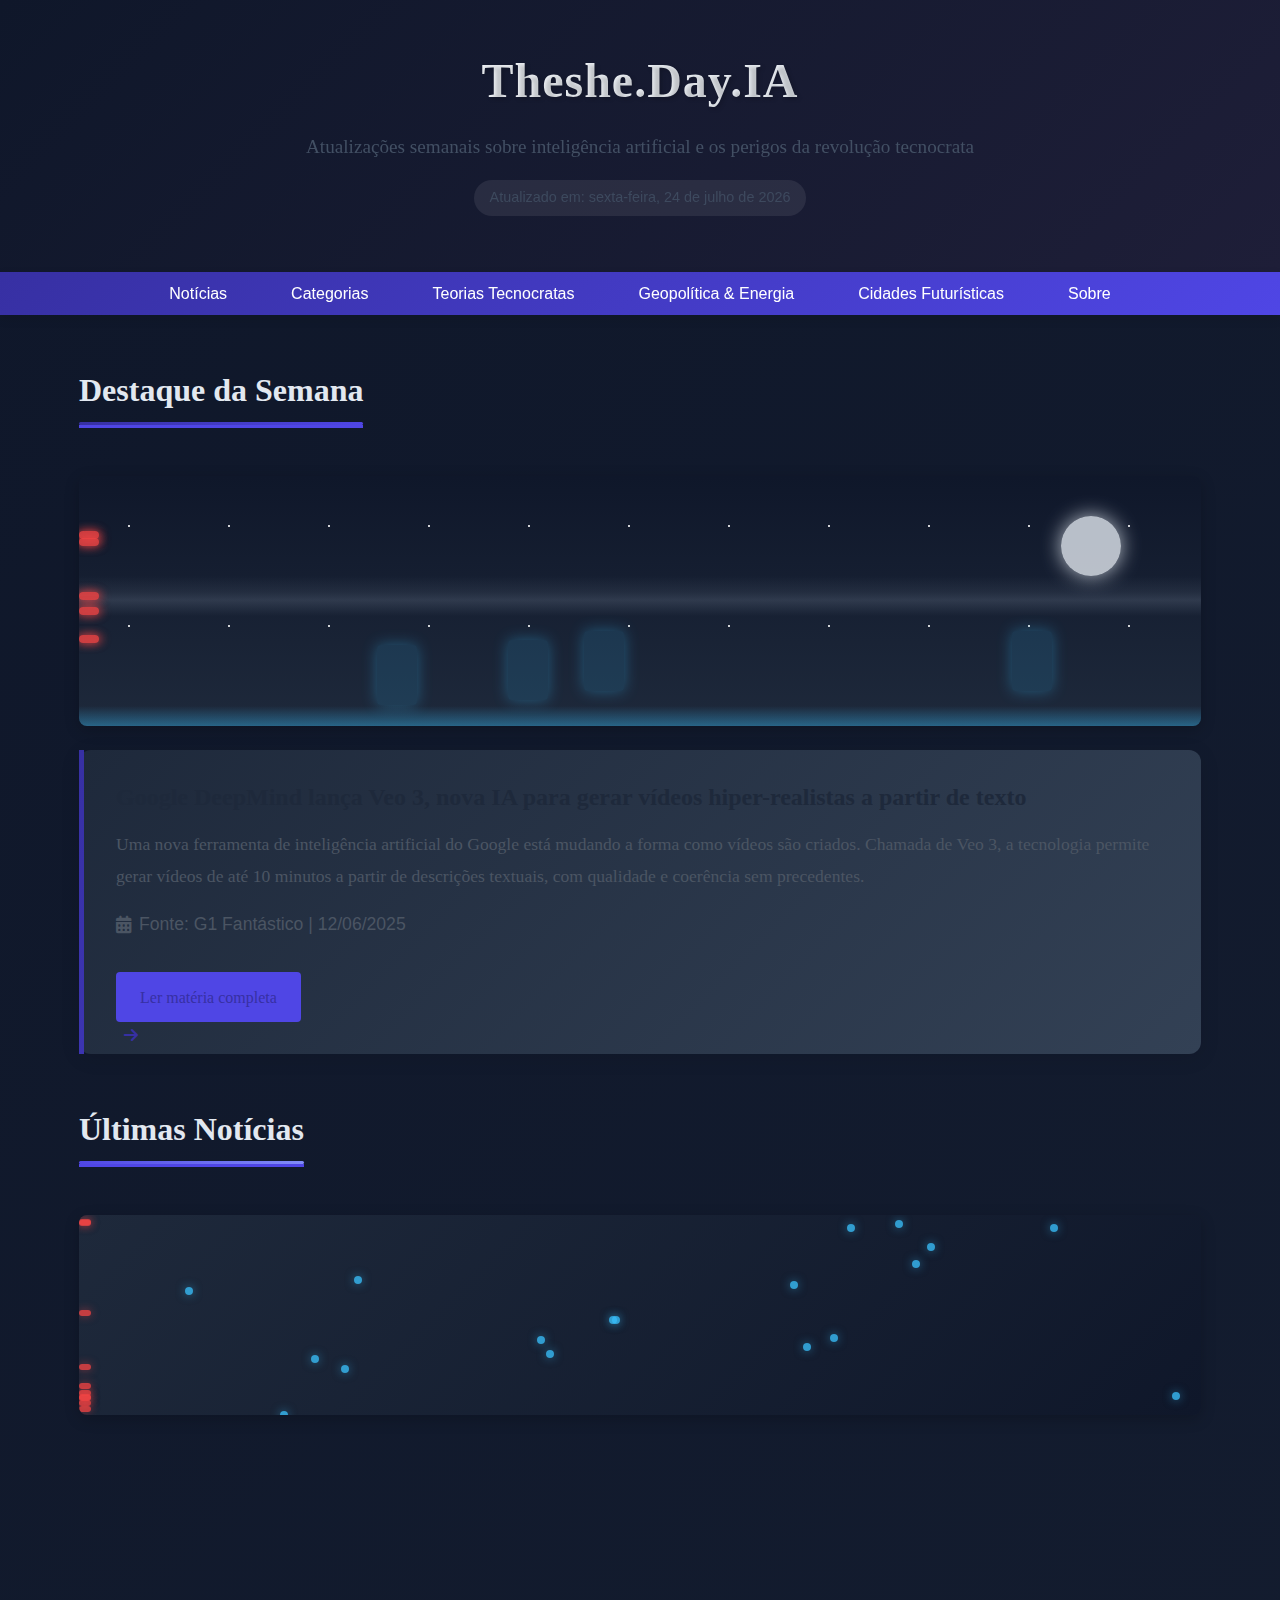
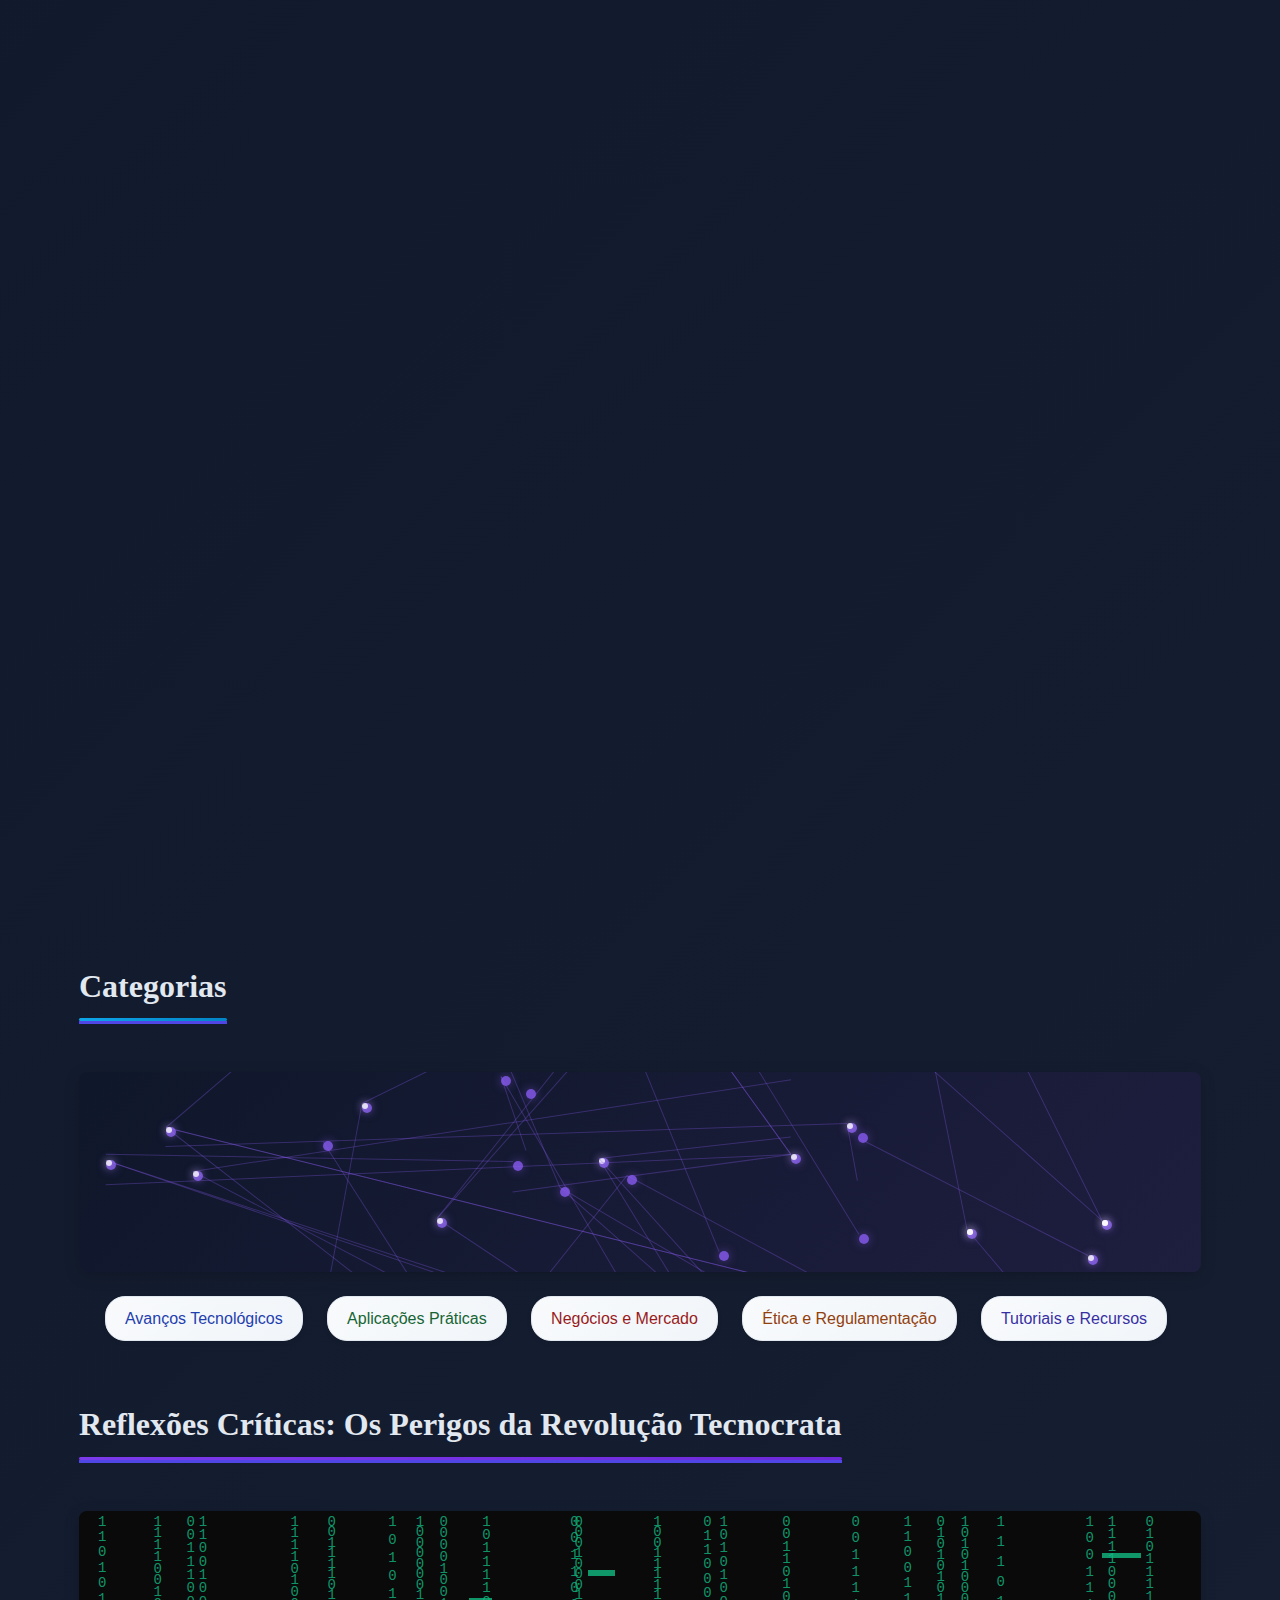
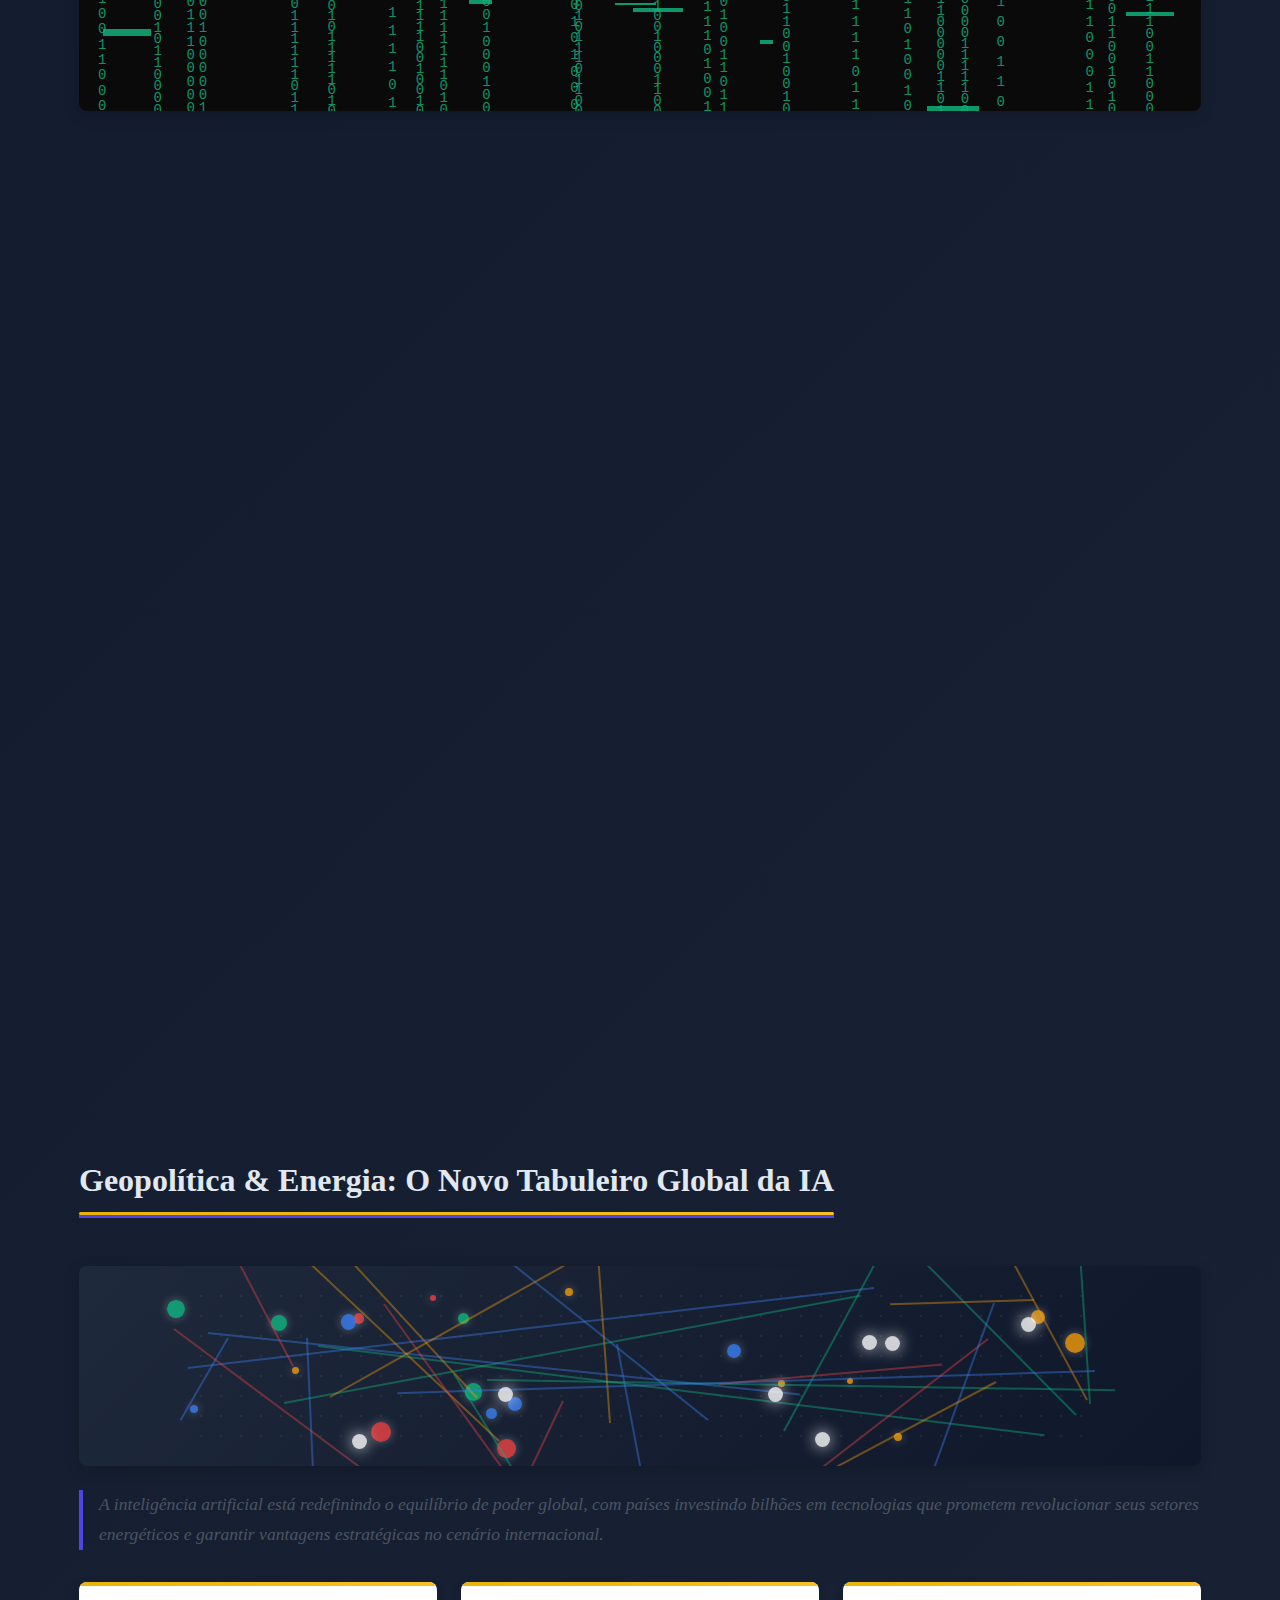
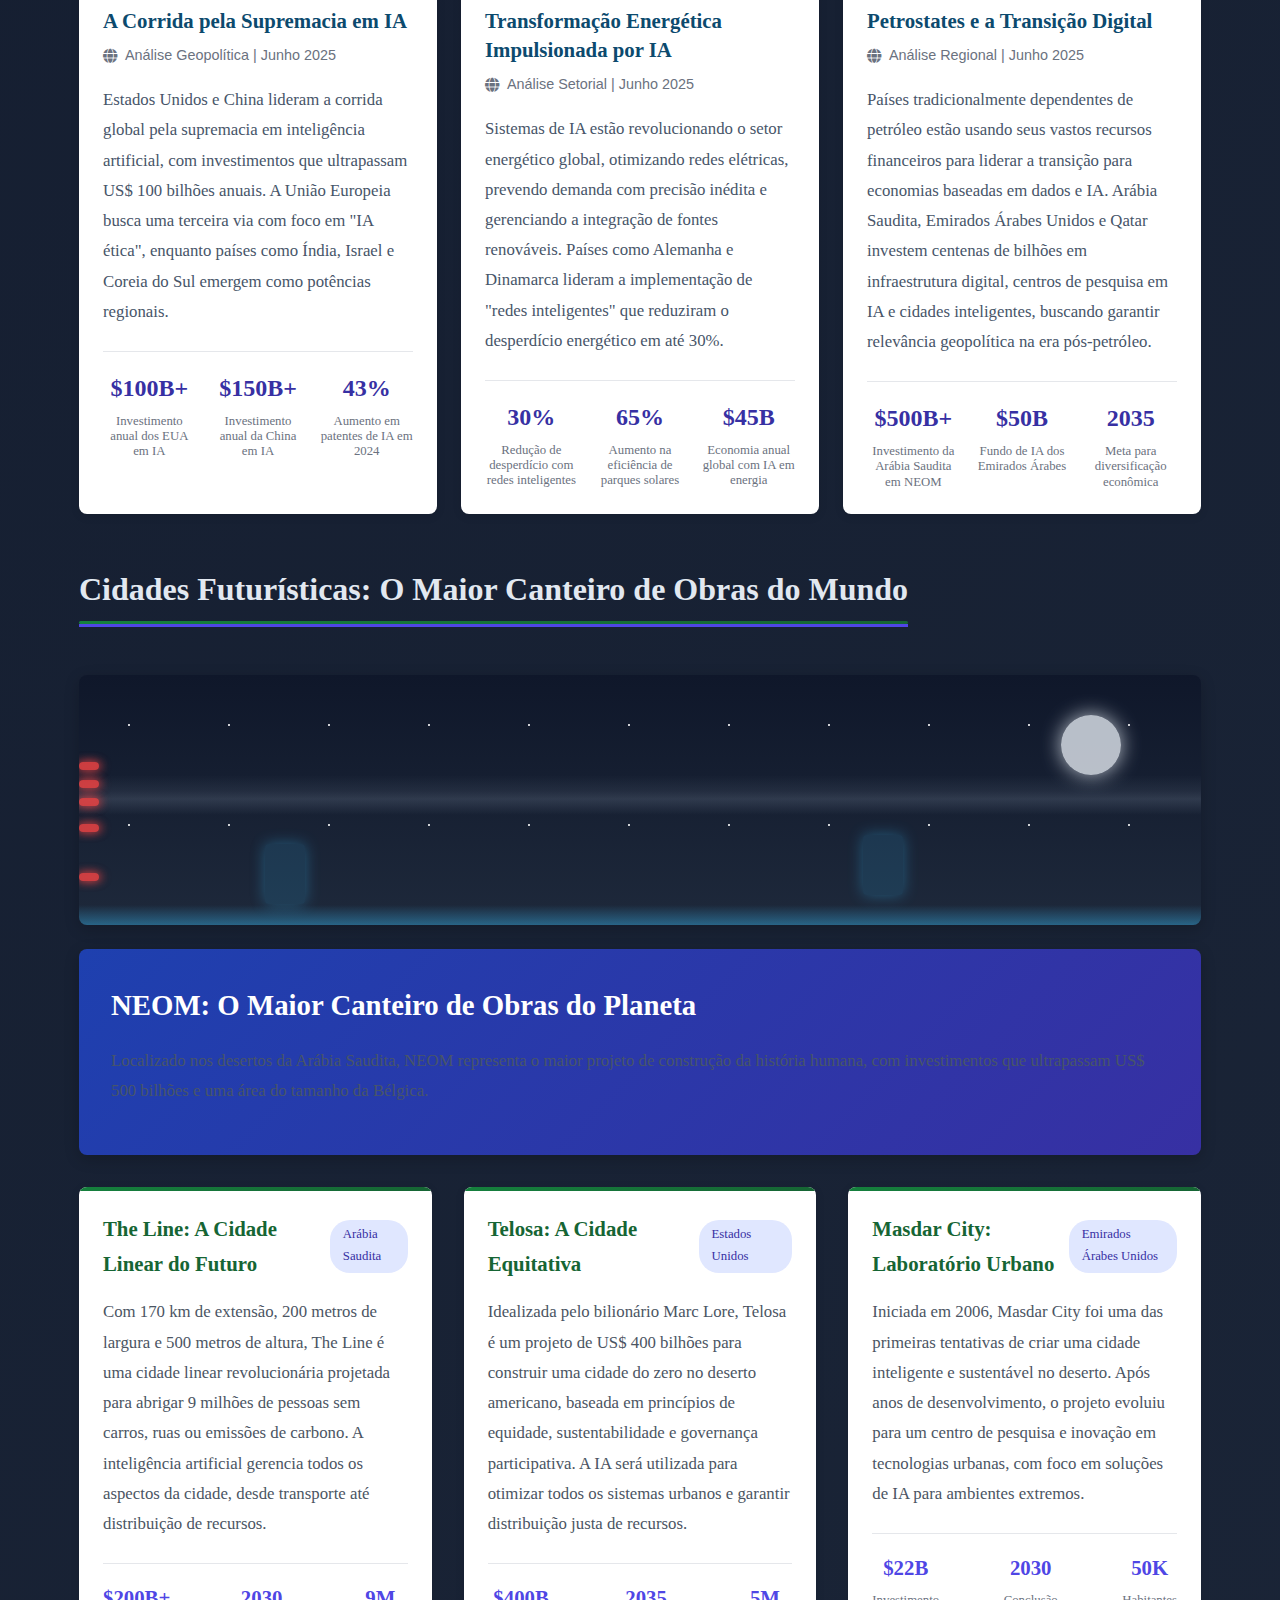
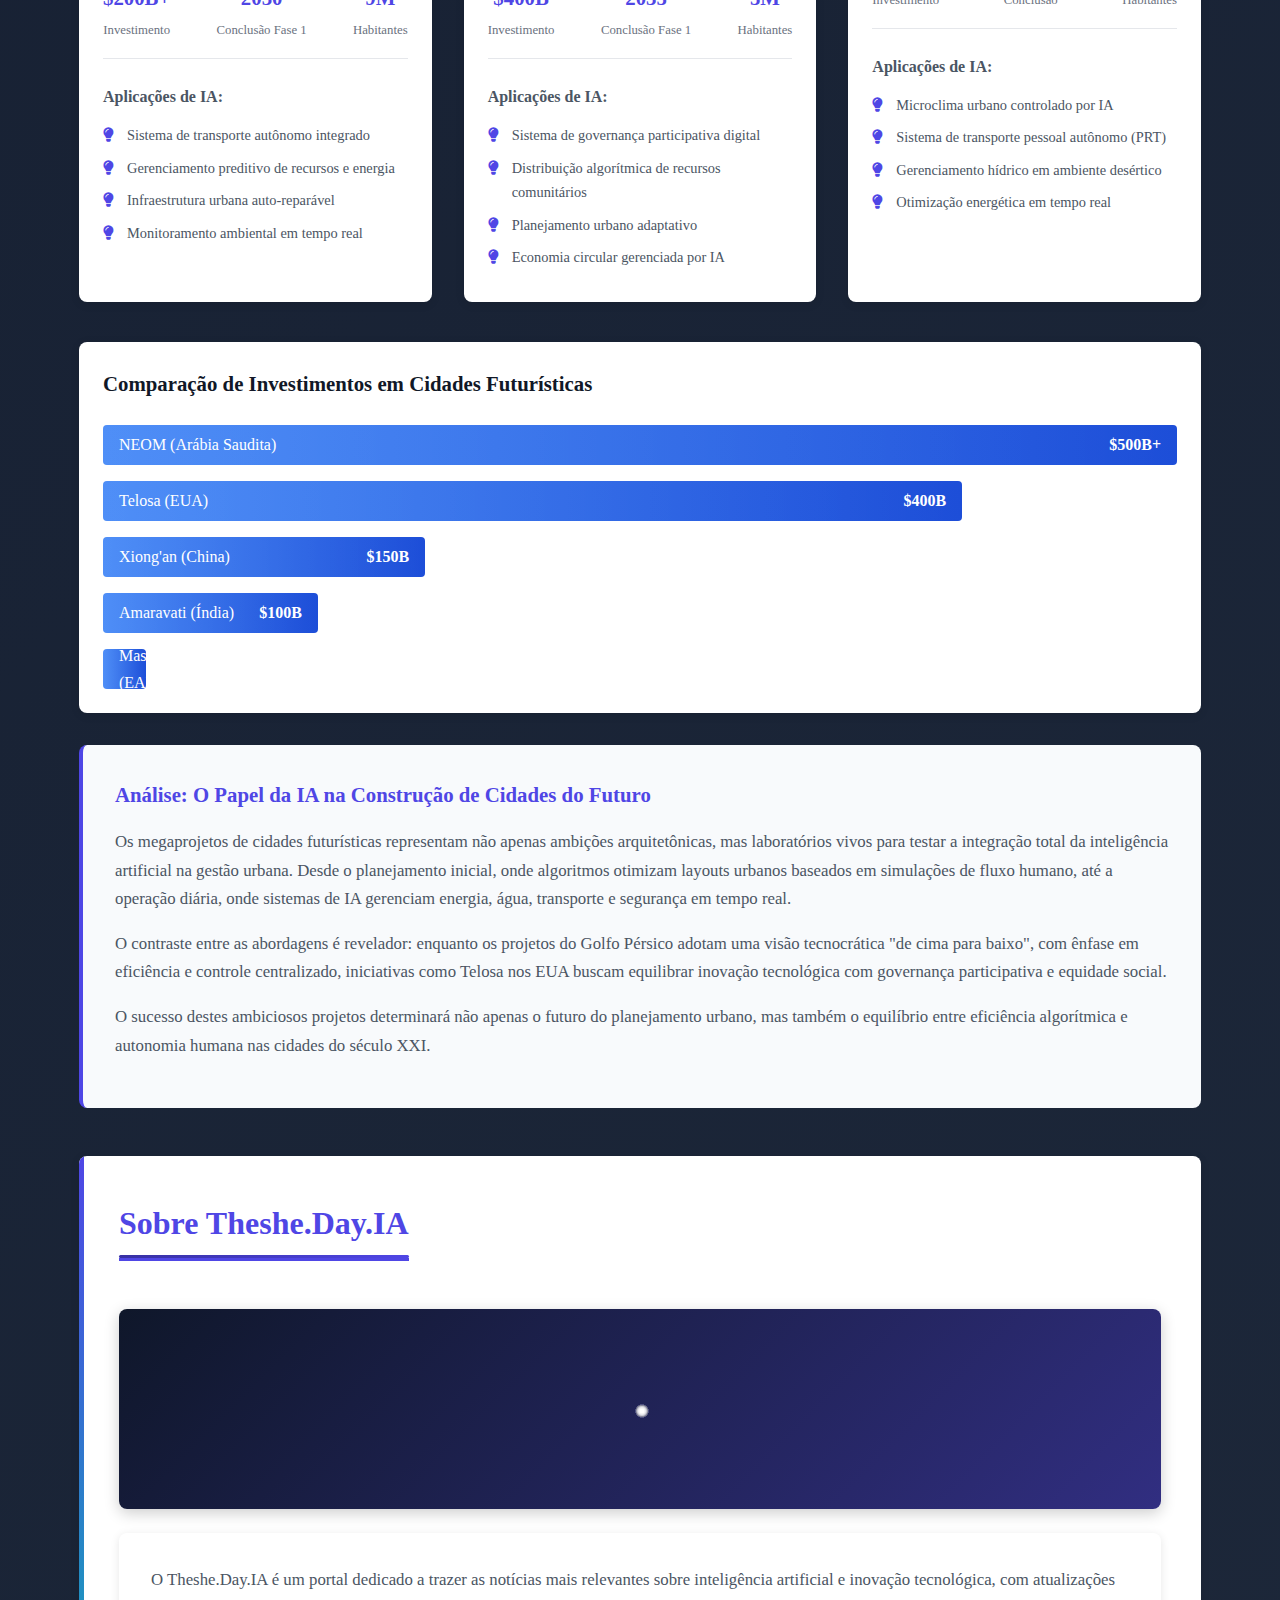
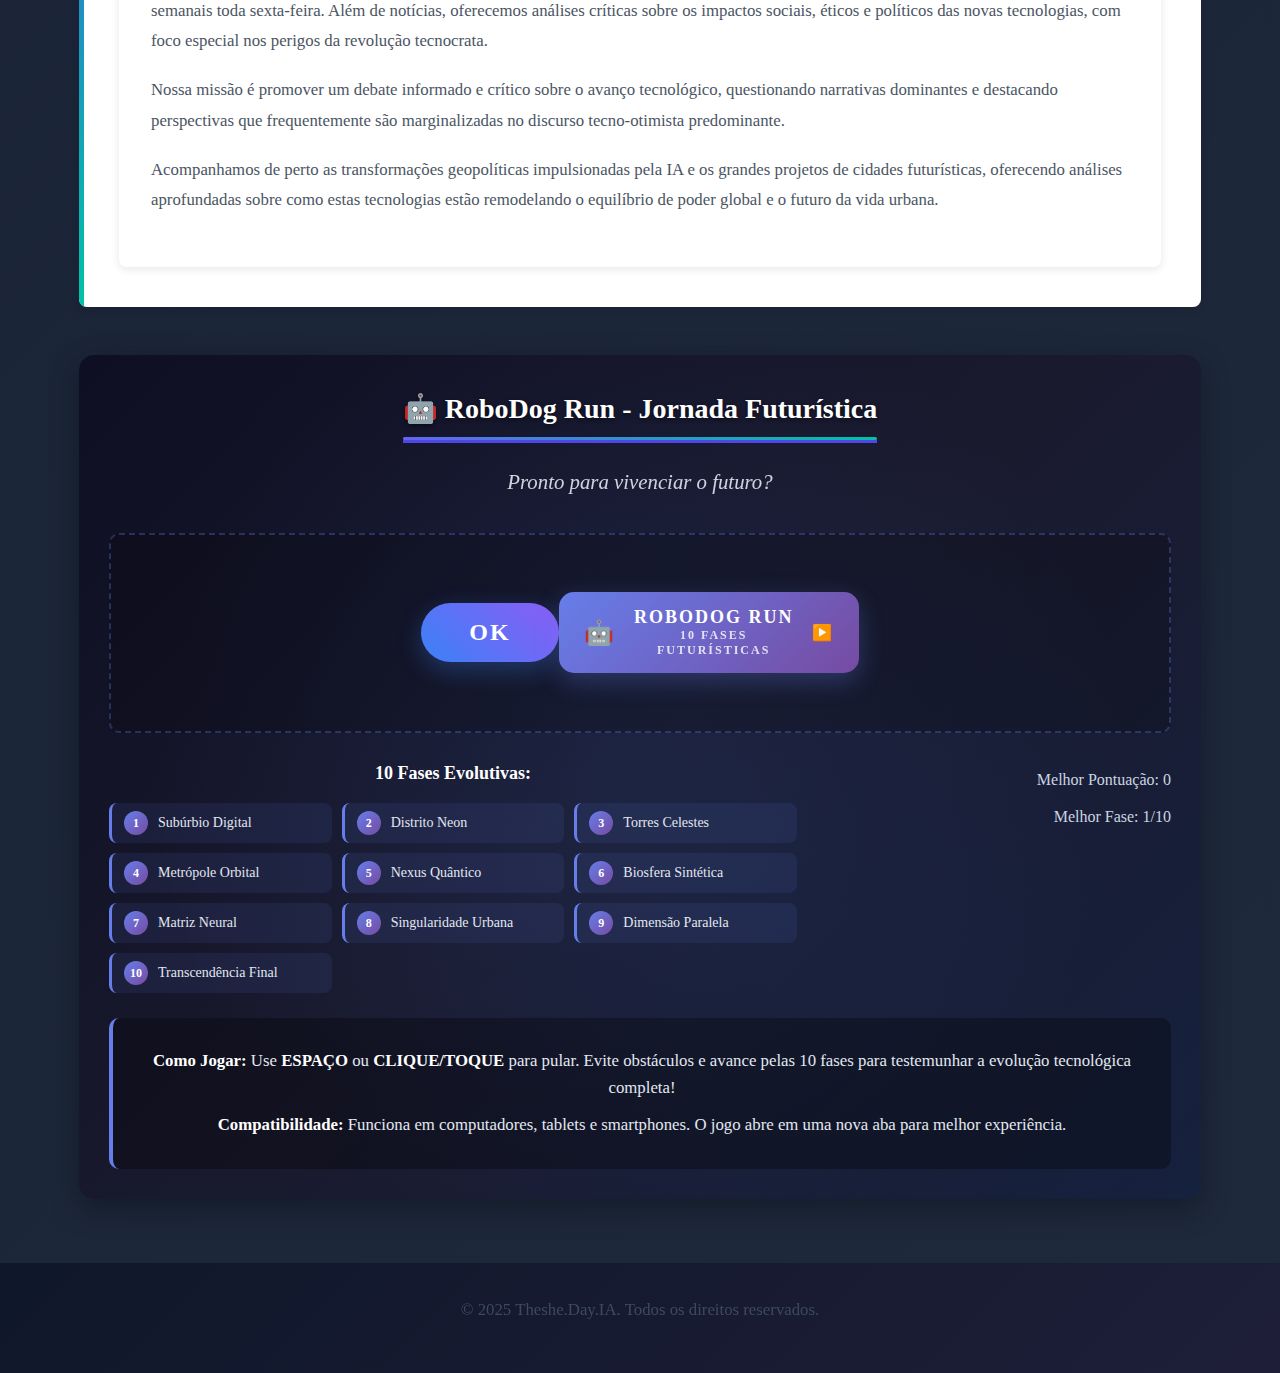
<file: index.html>
<!DOCTYPE html>
<html lang="pt-BR">
<head>
    <meta charset="UTF-8">
    <meta name="viewport" content="width=device-width, initial-scale=1.0">
    <title>Theshe.Day.IA - Notícias sobre Inteligência Artificial</title>
    <link rel="stylesheet" href="style.css">
    <link rel="stylesheet" href="animations.css">
    <link rel="stylesheet" href="column-animations.css">
    <link rel="stylesheet" href="geopolitics-cities.css">
    <link rel="stylesheet" href="color-system.css">
    <link rel="stylesheet" href="robodog-run-10-phases.css">
    <link rel="stylesheet" href="enhanced-colors.css">
    <link rel="stylesheet" href="ai-interaction.css">
    <link rel="stylesheet" href="https://cdnjs.cloudflare.com/ajax/libs/font-awesome/6.0.0-beta3/css/all.min.css">
</head>
<body>
    <header>
        <div class="container">
            <h1>Theshe.Day.IA</h1>
            <p class="tagline">Atualizações semanais sobre inteligência artificial e os perigos da revolução tecnocrata</p>
            <p class="update-date">Atualizado em: quinta-feira, 12 de junho de 2025</p>
        </div>
    </header>
    
    <nav>
        <div class="container">
            <ul>
                <li><a href="#noticias">Notícias</a></li>
                <li><a href="#categorias">Categorias</a></li>
                <li><a href="#teorias">Teorias Tecnocratas</a></li>
                <li><a href="#geopolitica">Geopolítica & Energia</a></li>
                <li><a href="#cidades">Cidades Futurísticas</a></li>
                <li><a href="#sobre">Sobre</a></li>
            </ul>
        </div>
    </nav>
    
    <main class="container">
        <section id="destaque">
            <h2>Destaque da Semana</h2>
            <div class="city-animation-container animation-container">
                <!-- Animação de cidade futurística será inserida via JavaScript -->
            </div>
            <div class="featured-news">
                <div class="featured-card">
                    <div class="featured-content">
                        <h3>Google DeepMind lança Veo 3, nova IA para gerar vídeos hiper-realistas a partir de texto</h3>
                        <p>Uma nova ferramenta de inteligência artificial do Google está mudando a forma como vídeos são criados. Chamada de Veo 3, a tecnologia permite gerar vídeos de até 10 minutos a partir de descrições textuais, com qualidade e coerência sem precedentes.</p>
                        <p class="news-meta">Fonte: G1 Fantástico | 12/06/2025</p>
                        <a href="#" class="read-more">Ler matéria completa</a>
                    </div>
                </div>
            </div>
        </section>
        
        <section id="noticias">
            <h2>Últimas Notícias</h2>
            <div class="data-flow-container animation-container">
                <!-- Animação de fluxo de dados será inserida via JavaScript -->
            </div>
            <div class="news-grid">
                <article class="news-card">
                    <h3>Microsoft anuncia novos modelos e agentes de IA no Build 2025</h3>
                    <p class="news-meta">Fonte: Microsoft News | 19/05/2025</p>
                    <p>A Microsoft revelou no evento Build 2025 novos modelos e agentes de programação com IA, focando em capacidades impulsionadas por IA para desenvolvedores e empresas.</p>
                    <div class="news-categories">
                        <span class="category-tag" data-category="etica_regulamentacao">Ética e Regulamentação</span>
                        <span class="category-tag" data-category="aplicacoes_praticas">Aplicações Práticas</span>
                    </div>
                    <a href="#" class="read-more">Ler mais</a>
                </article>
                
                <article class="news-card">
                    <h3>Cresce a busca por executivos do agro com conhecimento em IA e dados</h3>
                    <p class="news-meta">Fonte: Valor Globo | 12/06/2025</p>
                    <p>A demanda por profissionais no agronegócio com expertise em inteligência artificial e análise de dados tem crescido exponencialmente, indicando uma transformação no perfil de liderança do setor.</p>
                    <div class="news-categories">
                        <span class="category-tag" data-category="negocios_mercado">Negócios e Mercado</span>
                        <span class="category-tag" data-category="aplicacoes_praticas">Aplicações Práticas</span>
                    </div>
                    <a href="#" class="read-more">Ler mais</a>
                </article>
                
                <article class="news-card">
                    <h3>Conselho da União Europeia aprova legislação para utilização da Inteligência Artificial</h3>
                    <p class="news-meta">Fonte: DGE | 27/05/2025</p>
                    <p>O Conselho da União Europeia aprovou formalmente a nova legislação para regular o uso de inteligência artificial, estabelecendo regras para transparência e responsabilidade no desenvolvimento de sistemas de IA.</p>
                    <div class="news-categories">
                        <span class="category-tag" data-category="etica_regulamentacao">Ética e Regulamentação</span>
                    </div>
                    <a href="#" class="read-more">Ler mais</a>
                </article>
                
                <article class="news-card">
                    <h3>IA para previsão de terremotos avança, mas desafios persistem em testes reais</h3>
                    <p class="news-meta">Fonte: O Globo | 12/06/2025</p>
                    <p>Novos estudos mostram avanços significativos na capacidade da IA de prever terremotos com antecedência, mas testes em campo ainda enfrentam desafios como falsos positivos e a complexidade de dados sísmicos.</p>
                    <div class="news-categories">
                        <span class="category-tag" data-category="avancos_tecnologicos">Avanços Tecnológicos</span>
                        <span class="category-tag" data-category="aplicacoes_praticas">Aplicações Práticas</span>
                    </div>
                    <a href="#" class="read-more">Ler mais</a>
                </article>
                
                <article class="news-card">
                    <h3>Novo modelo de IA da OpenAI pode gerar vídeos de 10 minutos a partir de texto</h3>
                    <p class="news-meta">Fonte: OpenAI Blog | 04/06/2025</p>
                    <p>A OpenAI apresentou um novo modelo capaz de gerar vídeos de até 10 minutos a partir de descrições textuais, com qualidade e coerência sem precedentes.</p>
                    <div class="news-categories">
                        <span class="category-tag" data-category="avancos_tecnologicos">Avanços Tecnológicos</span>
                    </div>
                    <a href="#" class="read-more">Ler mais</a>
                </article>
                
                <article class="news-card">
                    <h3>Pesquisadores alertam para viés racial em algoritmos de reconhecimento facial</h3>
                    <p class="news-meta">Fonte: AI Ethics Institute | 03/06/2025</p>
                    <p>Estudo abrangente revela que sistemas de reconhecimento facial de grandes empresas ainda apresentam taxas de erro significativamente maiores para pessoas negras e asiáticas.</p>
                    <div class="news-categories">
                        <span class="category-tag" data-category="etica_regulamentacao">Ética e Regulamentação</span>
                    </div>
                    <a href="#" class="read-more">Ler mais</a>
                </article>
            </div>
        </section>
        
        <section id="categorias">
            <h2>Categorias</h2>
            <div class="neural-network-container animation-container">
                <!-- Animação de rede neural será inserida via JavaScript -->
            </div>
            <div class="categories-container">
                <a href="#" class="category-tag" data-category="avancos_tecnologicos">Avanços Tecnológicos</a>
                <a href="#" class="category-tag" data-category="aplicacoes_praticas">Aplicações Práticas</a>
                <a href="#" class="category-tag" data-category="negocios_mercado">Negócios e Mercado</a>
                <a href="#" class="category-tag" data-category="etica_regulamentacao">Ética e Regulamentação</a>
                <a href="#" class="category-tag" data-category="tutoriais_recursos">Tutoriais e Recursos</a>
            </div>
        </section>
        
        <section id="teorias">
            <h2>Reflexões Críticas: Os Perigos da Revolução Tecnocrata</h2>
            <div class="matrix-container animation-container">
                <!-- Animação de matrix digital será inserida via JavaScript -->
            </div>
            <div class="theories-grid">
                <article class="theory-card">
                    <h3>A Ilusão do Controle: Quando Algoritmos Decidem por Nós</h3>
                    <p class="theory-author">Por: Dra. Helena Martins</p>
                    <p>Uma análise crítica sobre a crescente dependência de sistemas algorítmicos para tomada de decisões sociais importantes.</p>
                    <div class="theory-content">
                        <p>À medida que delegamos cada vez mais decisões aos algoritmos, surge uma questão fundamental: estamos realmente no controle? A premissa tecnocrática de que sistemas automatizados são inerentemente mais objetivos e eficientes esconde uma realidade preocupante. Os algoritmos que hoje determinam quem recebe empréstimos, quem é contratado ou até mesmo quem é libertado da prisão não são entidades neutras. São construções humanas que carregam os vieses e pressupostos de seus criadores, frequentemente amplificando desigualdades existentes sob o véu da objetividade matemática...</p>
                    </div>
                    <div class="theory-references">
                        <h4>Referências:</h4>
                        <ul>
                            <li><a href="#" target="_blank">Algorithms of Oppression - Safiya Noble</a></li>
                            <li><a href="#" target="_blank">Weapons of Math Destruction - Cathy O'Neil</a></li>
                        </ul>
                    </div>
                </article>
                
                <article class="theory-card">
                    <h3>Vigilância Digital: O Panóptico do Século XXI</h3>
                    <p class="theory-author">Por: Prof. Ricardo Mendes</p>
                    <p>Como as tecnologias de vigilância estão criando uma sociedade de controle permanente e seus impactos na liberdade individual.</p>
                    <div class="theory-content">
                        <p>O conceito do Panóptico, idealizado por Jeremy Bentham no século XVIII como uma prisão onde todos os detentos poderiam ser observados sem saber quando estavam sendo vigiados, encontrou sua forma mais perfeita nas tecnologias digitais contemporâneas. Hoje, vivemos em um estado de vigilância permanente. Câmeras com reconhecimento facial monitoram espaços públicos, nossos dispositivos rastreiam nossa localização, e algoritmos analisam cada clique, compra e interação social...</p>
                    </div>
                    <div class="theory-references">
                        <h4>Referências:</h4>
                        <ul>
                            <li><a href="#" target="_blank">The Age of Surveillance Capitalism - Shoshana Zuboff</a></li>
                            <li><a href="#" target="_blank">No Place to Hide - Glenn Greenwald</a></li>
                        </ul>
                    </div>
                </article>
                
                <article class="theory-card">
                    <h3>O Mito da Inevitabilidade Tecnológica</h3>
                    <p class="theory-author">Por: Dr. Carlos Fernandes</p>
                    <p>Por que a narrativa de que o progresso tecnológico é inevitável serve aos interesses das elites tecnocratas.</p>
                    <div class="theory-content">
                        <p>"A tecnologia avança inevitavelmente." Esta frase, repetida como mantra nos círculos tecnológicos, representa uma das mais poderosas ferramentas ideológicas da tecnocracia moderna. Ao apresentar o desenvolvimento tecnológico como uma força natural e inevitável, semelhante à gravidade, os tecnocratas conseguem duas coisas: desresponsabilizar-se pelas consequências negativas e silenciar o debate democrático sobre quais tecnologias deveríamos desenvolver...</p>
                    </div>
                    <div class="theory-references">
                        <h4>Referências:</h4>
                        <ul>
                            <li><a href="#" target="_blank">To Save Everything, Click Here - Evgeny Morozov</a></li>
                            <li><a href="#" target="_blank">The Technological Society - Jacques Ellul</a></li>
                        </ul>
                    </div>
                </article>
            </div>
        </section>
        
        <section id="geopolitica">
            <h2>Geopolítica & Energia: O Novo Tabuleiro Global da IA</h2>
            <div class="geopolitics-animation-container animation-container">
                <!-- Animação de geopolítica será inserida via JavaScript -->
            </div>
            <div class="geopolitics-content">
                <p class="section-intro">A inteligência artificial está redefinindo o equilíbrio de poder global, com países investindo bilhões em tecnologias que prometem revolucionar seus setores energéticos e garantir vantagens estratégicas no cenário internacional.</p>
                
                <div class="geopolitics-grid">
                    <article class="geopolitics-card">
                        <h3>A Corrida pela Supremacia em IA</h3>
                        <p class="geo-meta">Análise Geopolítica | Junho 2025</p>
                        <p>Estados Unidos e China lideram a corrida global pela supremacia em inteligência artificial, com investimentos que ultrapassam US$ 100 bilhões anuais. A União Europeia busca uma terceira via com foco em "IA ética", enquanto países como Índia, Israel e Coreia do Sul emergem como potências regionais.</p>
                        <div class="geo-highlights">
                            <div class="highlight-item">
                                <span class="highlight-number">$100B+</span>
                                <span class="highlight-text">Investimento anual dos EUA em IA</span>
                            </div>
                            <div class="highlight-item">
                                <span class="highlight-number">$150B+</span>
                                <span class="highlight-text">Investimento anual da China em IA</span>
                            </div>
                            <div class="highlight-item">
                                <span class="highlight-number">43%</span>
                                <span class="highlight-text">Aumento em patentes de IA em 2024</span>
                            </div>
                        </div>
                    </article>
                    
                    <article class="geopolitics-card">
                        <h3>Transformação Energética Impulsionada por IA</h3>
                        <p class="geo-meta">Análise Setorial | Junho 2025</p>
                        <p>Sistemas de IA estão revolucionando o setor energético global, otimizando redes elétricas, prevendo demanda com precisão inédita e gerenciando a integração de fontes renováveis. Países como Alemanha e Dinamarca lideram a implementação de "redes inteligentes" que reduziram o desperdício energético em até 30%.</p>
                        <div class="geo-highlights">
                            <div class="highlight-item">
                                <span class="highlight-number">30%</span>
                                <span class="highlight-text">Redução de desperdício com redes inteligentes</span>
                            </div>
                            <div class="highlight-item">
                                <span class="highlight-number">65%</span>
                                <span class="highlight-text">Aumento na eficiência de parques solares</span>
                            </div>
                            <div class="highlight-item">
                                <span class="highlight-number">$45B</span>
                                <span class="highlight-text">Economia anual global com IA em energia</span>
                            </div>
                        </div>
                    </article>
                    
                    <article class="geopolitics-card">
                        <h3>Petrostates e a Transição Digital</h3>
                        <p class="geo-meta">Análise Regional | Junho 2025</p>
                        <p>Países tradicionalmente dependentes de petróleo estão usando seus vastos recursos financeiros para liderar a transição para economias baseadas em dados e IA. Arábia Saudita, Emirados Árabes Unidos e Qatar investem centenas de bilhões em infraestrutura digital, centros de pesquisa em IA e cidades inteligentes, buscando garantir relevância geopolítica na era pós-petróleo.</p>
                        <div class="geo-highlights">
                            <div class="highlight-item">
                                <span class="highlight-number">$500B+</span>
                                <span class="highlight-text">Investimento da Arábia Saudita em NEOM</span>
                            </div>
                            <div class="highlight-item">
                                <span class="highlight-number">$50B</span>
                                <span class="highlight-text">Fundo de IA dos Emirados Árabes</span>
                            </div>
                            <div class="highlight-item">
                                <span class="highlight-number">2035</span>
                                <span class="highlight-text">Meta para diversificação econômica</span>
                            </div>
                        </div>
                    </article>
                </div>
            </div>
        </section>
        
        <section id="cidades">
            <h2>Cidades Futurísticas: O Maior Canteiro de Obras do Mundo</h2>
            <div class="city-animation-container animation-container">
                <!-- Animação de cidade futurística será inserida via JavaScript -->
            </div>
            <div class="future-cities-content">
                <div class="highlight-banner">
                    <div class="banner-content">
                        <h3>NEOM: O Maior Canteiro de Obras do Planeta</h3>
                        <p>Localizado nos desertos da Arábia Saudita, NEOM representa o maior projeto de construção da história humana, com investimentos que ultrapassam US$ 500 bilhões e uma área do tamanho da Bélgica.</p>
                    </div>
                </div>
                
                <div class="cities-grid">
                    <article class="city-project-card">
                        <div class="project-header">
                            <h3>The Line: A Cidade Linear do Futuro</h3>
                            <span class="project-country">Arábia Saudita</span>
                        </div>
                        <p class="project-description">Com 170 km de extensão, 200 metros de largura e 500 metros de altura, The Line é uma cidade linear revolucionária projetada para abrigar 9 milhões de pessoas sem carros, ruas ou emissões de carbono. A inteligência artificial gerencia todos os aspectos da cidade, desde transporte até distribuição de recursos.</p>
                        <div class="project-stats">
                            <div class="stat-item">
                                <span class="stat-value">$200B+</span>
                                <span class="stat-label">Investimento</span>
                            </div>
                            <div class="stat-item">
                                <span class="stat-value">2030</span>
                                <span class="stat-label">Conclusão Fase 1</span>
                            </div>
                            <div class="stat-item">
                                <span class="stat-value">9M</span>
                                <span class="stat-label">Habitantes</span>
                            </div>
                        </div>
                        <div class="ai-applications">
                            <h4>Aplicações de IA:</h4>
                            <ul>
                                <li>Sistema de transporte autônomo integrado</li>
                                <li>Gerenciamento preditivo de recursos e energia</li>
                                <li>Infraestrutura urbana auto-reparável</li>
                                <li>Monitoramento ambiental em tempo real</li>
                            </ul>
                        </div>
                    </article>
                    
                    <article class="city-project-card">
                        <div class="project-header">
                            <h3>Telosa: A Cidade Equitativa</h3>
                            <span class="project-country">Estados Unidos</span>
                        </div>
                        <p class="project-description">Idealizada pelo bilionário Marc Lore, Telosa é um projeto de US$ 400 bilhões para construir uma cidade do zero no deserto americano, baseada em princípios de equidade, sustentabilidade e governança participativa. A IA será utilizada para otimizar todos os sistemas urbanos e garantir distribuição justa de recursos.</p>
                        <div class="project-stats">
                            <div class="stat-item">
                                <span class="stat-value">$400B</span>
                                <span class="stat-label">Investimento</span>
                            </div>
                            <div class="stat-item">
                                <span class="stat-value">2035</span>
                                <span class="stat-label">Conclusão Fase 1</span>
                            </div>
                            <div class="stat-item">
                                <span class="stat-value">5M</span>
                                <span class="stat-label">Habitantes</span>
                            </div>
                        </div>
                        <div class="ai-applications">
                            <h4>Aplicações de IA:</h4>
                            <ul>
                                <li>Sistema de governança participativa digital</li>
                                <li>Distribuição algorítmica de recursos comunitários</li>
                                <li>Planejamento urbano adaptativo</li>
                                <li>Economia circular gerenciada por IA</li>
                            </ul>
                        </div>
                    </article>
                    
                    <article class="city-project-card">
                        <div class="project-header">
                            <h3>Masdar City: Laboratório Urbano</h3>
                            <span class="project-country">Emirados Árabes Unidos</span>
                        </div>
                        <p class="project-description">Iniciada em 2006, Masdar City foi uma das primeiras tentativas de criar uma cidade inteligente e sustentável no deserto. Após anos de desenvolvimento, o projeto evoluiu para um centro de pesquisa e inovação em tecnologias urbanas, com foco em soluções de IA para ambientes extremos.</p>
                        <div class="project-stats">
                            <div class="stat-item">
                                <span class="stat-value">$22B</span>
                                <span class="stat-label">Investimento</span>
                            </div>
                            <div class="stat-item">
                                <span class="stat-value">2030</span>
                                <span class="stat-label">Conclusão</span>
                            </div>
                            <div class="stat-item">
                                <span class="stat-value">50K</span>
                                <span class="stat-label">Habitantes</span>
                            </div>
                        </div>
                        <div class="ai-applications">
                            <h4>Aplicações de IA:</h4>
                            <ul>
                                <li>Microclima urbano controlado por IA</li>
                                <li>Sistema de transporte pessoal autônomo (PRT)</li>
                                <li>Gerenciamento hídrico em ambiente desértico</li>
                                <li>Otimização energética em tempo real</li>
                            </ul>
                        </div>
                    </article>
                </div>
                
                <div class="comparison-section">
                    <h3>Comparação de Investimentos em Cidades Futurísticas</h3>
                    <div class="comparison-chart">
                        <div class="chart-bar" style="width: 100%;">
                            <span class="bar-label">NEOM (Arábia Saudita)</span>
                            <span class="bar-value">$500B+</span>
                        </div>
                        <div class="chart-bar" style="width: 80%;">
                            <span class="bar-label">Telosa (EUA)</span>
                            <span class="bar-value">$400B</span>
                        </div>
                        <div class="chart-bar" style="width: 30%;">
                            <span class="bar-label">Xiong'an (China)</span>
                            <span class="bar-value">$150B</span>
                        </div>
                        <div class="chart-bar" style="width: 20%;">
                            <span class="bar-label">Amaravati (Índia)</span>
                            <span class="bar-value">$100B</span>
                        </div>
                        <div class="chart-bar" style="width: 4%;">
                            <span class="bar-label">Masdar (EAU)</span>
                            <span class="bar-value">$22B</span>
                        </div>
                    </div>
                </div>
                
                <div class="analysis-box">
                    <h3>Análise: O Papel da IA na Construção de Cidades do Futuro</h3>
                    <p>Os megaprojetos de cidades futurísticas representam não apenas ambições arquitetônicas, mas laboratórios vivos para testar a integração total da inteligência artificial na gestão urbana. Desde o planejamento inicial, onde algoritmos otimizam layouts urbanos baseados em simulações de fluxo humano, até a operação diária, onde sistemas de IA gerenciam energia, água, transporte e segurança em tempo real.</p>
                    <p>O contraste entre as abordagens é revelador: enquanto os projetos do Golfo Pérsico adotam uma visão tecnocrática "de cima para baixo", com ênfase em eficiência e controle centralizado, iniciativas como Telosa nos EUA buscam equilibrar inovação tecnológica com governança participativa e equidade social.</p>
                    <p>O sucesso destes ambiciosos projetos determinará não apenas o futuro do planejamento urbano, mas também o equilíbrio entre eficiência algorítmica e autonomia humana nas cidades do século XXI.</p>
                </div>
            </div>
        </section>
        
        <section id="sobre">
            <h2>Sobre Theshe.Day.IA</h2>
            <div class="knowledge-waves-container animation-container">
                <!-- Animação de ondas de conhecimento será inserida via JavaScript -->
            </div>
            <div class="about-content">
                <p>O Theshe.Day.IA é um portal dedicado a trazer as notícias mais relevantes sobre inteligência artificial e inovação tecnológica, com atualizações semanais toda sexta-feira. Além de notícias, oferecemos análises críticas sobre os impactos sociais, éticos e políticos das novas tecnologias, com foco especial nos perigos da revolução tecnocrata.</p>
                <p>Nossa missão é promover um debate informado e crítico sobre o avanço tecnológico, questionando narrativas dominantes e destacando perspectivas que frequentemente são marginalizadas no discurso tecno-otimista predominante.</p>
                <p>Acompanhamos de perto as transformações geopolíticas impulsionadas pela IA e os grandes projetos de cidades futurísticas, oferecendo análises aprofundadas sobre como estas tecnologias estão remodelando o equilíbrio de poder global e o futuro da vida urbana.</p>
            </div>
        </section>
        
        <section id="robodog-run">
            <h2>🤖 RoboDog Run - Jornada Futurística</h2>
            <p class="game-subtitle">Pronto para vivenciar o futuro?</p>
            <div id="robodog-run-game">
                <button id="game-init-btn" onclick="window.open(\'robodog-run-10-phases.html\', \'_blank\')">OK</button>
            </div>
            <div class="game-info">
                <div class="phase-info">
                    <h3>10 Fases Evolutivas:</h3>
                    <div class="phases-grid">
                        <div class="phase-item">
                            <span class="phase-number">1</span>
                            <span class="phase-name">Subúrbio Digital</span>
                        </div>
                        <div class="phase-item">
                            <span class="phase-number">2</span>
                            <span class="phase-name">Distrito Neon</span>
                        </div>
                        <div class="phase-item">
                            <span class="phase-number">3</span>
                            <span class="phase-name">Torres Celestes</span>
                        </div>
                        <div class="phase-item">
                            <span class="phase-number">4</span>
                            <span class="phase-name">Metrópole Orbital</span>
                        </div>
                        <div class="phase-item">
                            <span class="phase-number">5</span>
                            <span class="phase-name">Nexus Quântico</span>
                        </div>
                        <div class="phase-item">
                            <span class="phase-number">6</span>
                            <span class="phase-name">Biosfera Sintética</span>
                        </div>
                        <div class="phase-item">
                            <span class="phase-number">7</span>
                            <span class="phase-name">Matriz Neural</span>
                        </div>
                        <div class="phase-item">
                            <span class="phase-number">8</span>
                            <span class="phase-name">Singularidade Urbana</span>
                        </div>
                        <div class="phase-item">
                            <span class="phase-number">9</span>
                            <span class="phase-name">Dimensão Paralela</span>
                        </div>
                        <div class="phase-item">
                            <span class="phase-number">10</span>
                            <span class="phase-name">Transcendência Final</span>
                        </div>
                    </div>
                </div>
                <div class="game-stats">
                    <p id="high-score">Melhor Pontuação: 0</p>
                    <p id="best-phase">Melhor Fase: 1/10</p>
                </div>
            </div>
            <div class="game-instructions">
                <p><strong>Como Jogar:</strong> Use <strong>ESPAÇO</strong> ou <strong>CLIQUE/TOQUE</strong> para pular. Evite obstáculos e avance pelas 10 fases para testemunhar a evolução tecnológica completa!</p>
                <p><strong>Compatibilidade:</strong> Funciona em computadores, tablets e smartphones. O jogo abre em uma nova aba para melhor experiência.</p>
            </div>
        </section>
    </main>
    
    <footer>
        <div class="container">
            <p>&copy; 2025 Theshe.Day.IA. Todos os direitos reservados.</p>
        </div>
    </footer>
    
    <script src="script.js"></script>
    <script src="city-animation.js"></script>
    <script src="column-animations.js"></script>
    <script src="game.js"></script>
    <script src="robodog-run-10-phases.js"></script>
    <script src="ai-interaction.js"></script>
</body>
</html>
</file>
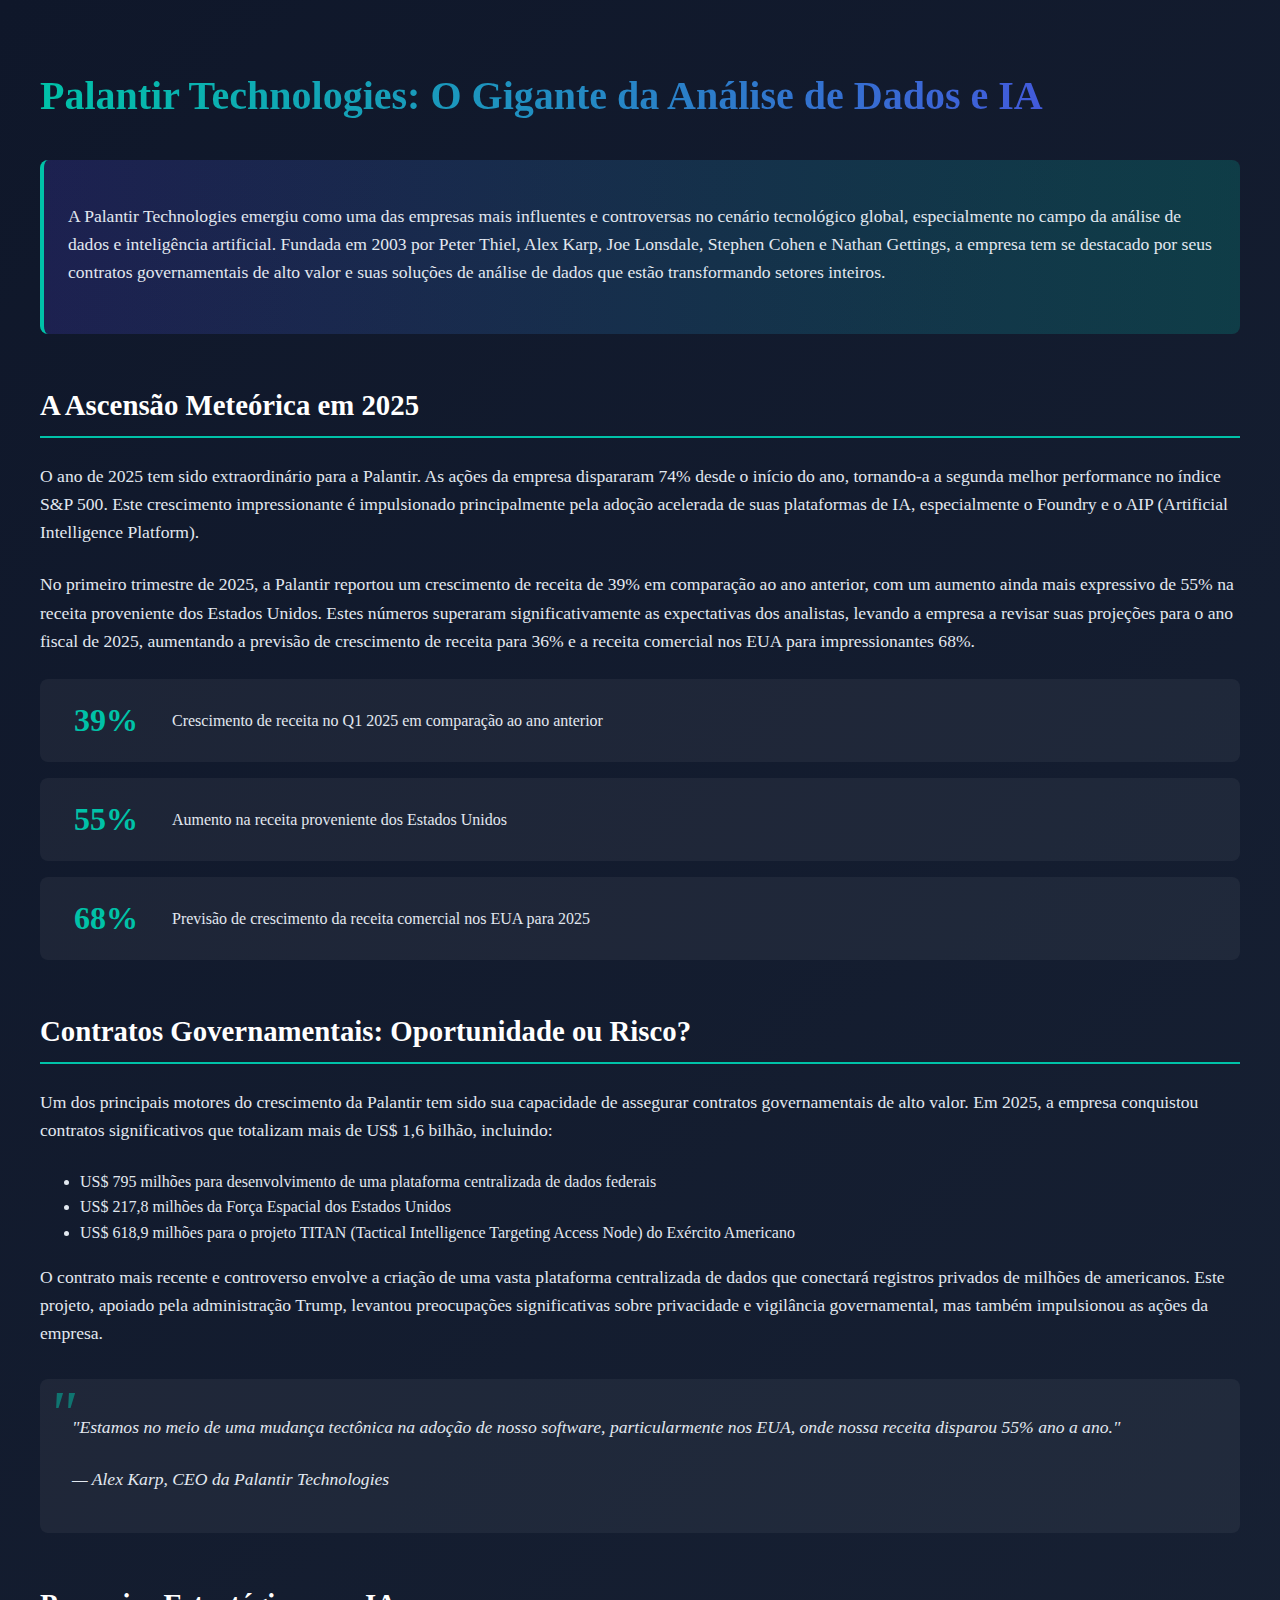
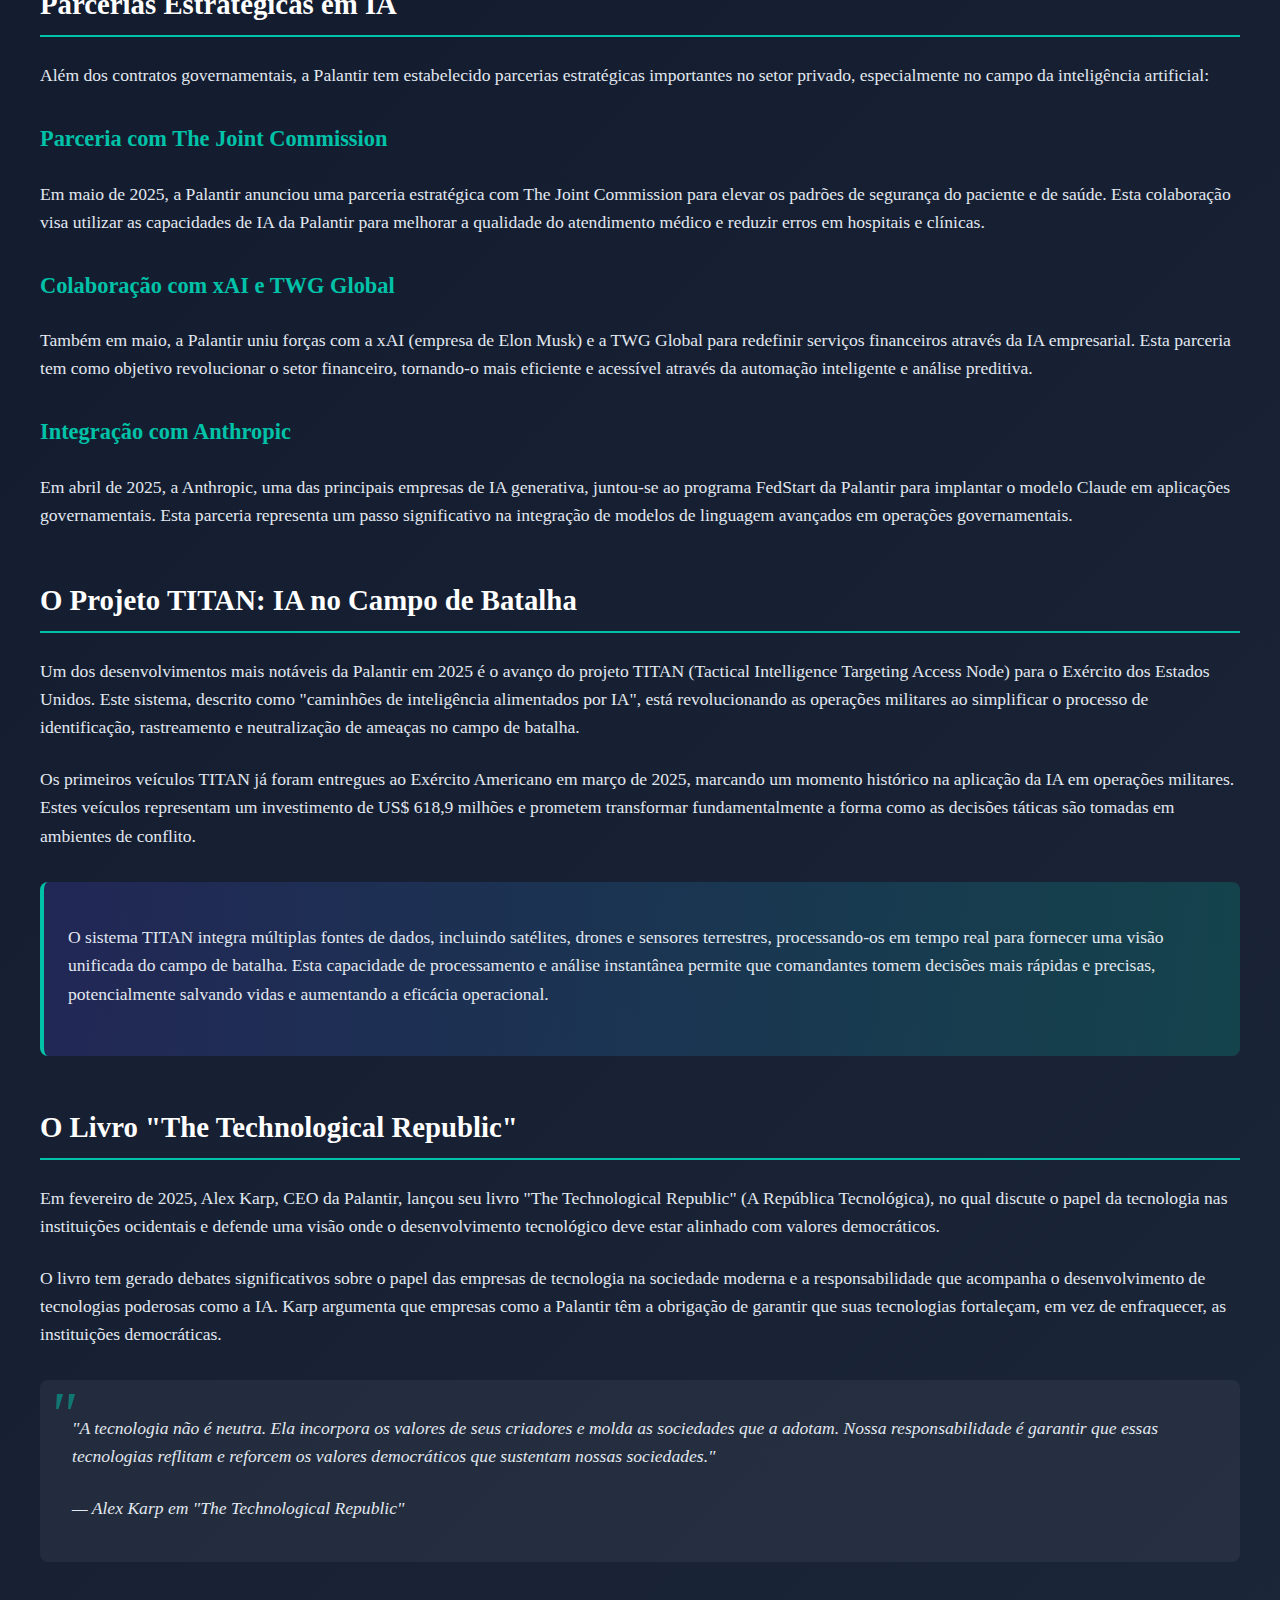
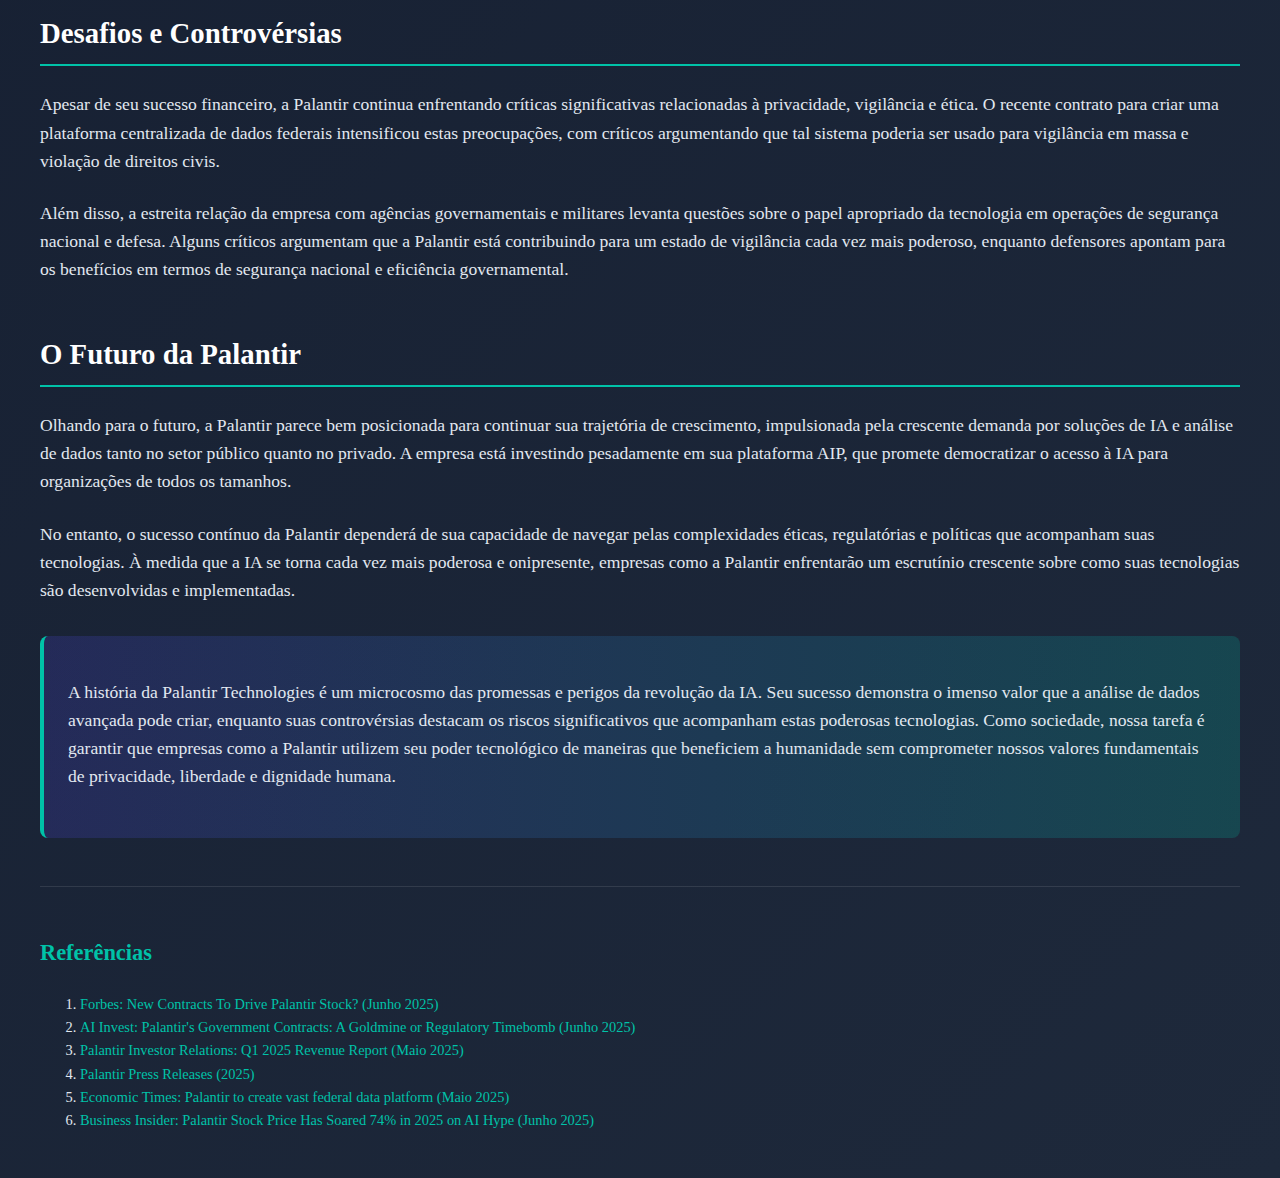
<file: palantir-article.html>
<!DOCTYPE html>
<html lang="pt-br">
<head>
    <meta charset="UTF-8">
    <meta name="viewport" content="width=device-width, initial-scale=1.0">
    <title>Palantir Technologies: O Gigante da Análise de Dados e IA</title>
    <style>
        :root {
            --primary-color: #00c2a8;
            --secondary-color: #4f46e5;
            --dark-bg: #0f172a;
            --light-text: #e2e8f0;
            --heading-font: 'Georgia', serif;
            --body-font: 'Georgia', serif;
        }
        
        body {
            font-family: var(--body-font);
            line-height: 1.6;
            color: var(--light-text);
            background: linear-gradient(135deg, #0f172a 0%, #1e293b 100%);
            margin: 0;
            padding: 0;
        }
        
        .container {
            max-width: 1200px;
            margin: 0 auto;
            padding: 2rem;
        }
        
        h1, h2, h3 {
            font-family: var(--heading-font);
            color: white;
            margin-top: 2rem;
        }
        
        h1 {
            font-size: 2.5rem;
            background: linear-gradient(90deg, var(--primary-color), var(--secondary-color));
            -webkit-background-clip: text;
            background-clip: text;
            color: transparent;
            margin-bottom: 1.5rem;
        }
        
        h2 {
            font-size: 1.8rem;
            border-bottom: 2px solid var(--primary-color);
            padding-bottom: 0.5rem;
            margin-top: 3rem;
        }
        
        h3 {
            font-size: 1.4rem;
            color: var(--primary-color);
        }
        
        p {
            margin-bottom: 1.5rem;
            font-size: 1.1rem;
        }
        
        .highlight {
            background: linear-gradient(90deg, rgba(79, 70, 229, 0.2) 0%, rgba(0, 194, 168, 0.2) 100%);
            padding: 1.5rem;
            border-radius: 8px;
            margin: 2rem 0;
            border-left: 4px solid var(--primary-color);
        }
        
        .quote {
            font-style: italic;
            font-size: 1.2rem;
            padding: 1rem 2rem;
            position: relative;
            margin: 2rem 0;
            background: rgba(255, 255, 255, 0.05);
            border-radius: 8px;
        }
        
        .quote::before {
            content: '"';
            font-size: 4rem;
            position: absolute;
            left: 0.5rem;
            top: -1rem;
            color: var(--primary-color);
            opacity: 0.5;
        }
        
        .data-point {
            display: flex;
            align-items: center;
            margin-bottom: 1rem;
            background: rgba(255, 255, 255, 0.05);
            padding: 1rem;
            border-radius: 8px;
        }
        
        .data-number {
            font-size: 2rem;
            font-weight: bold;
            color: var(--primary-color);
            margin-right: 1rem;
            min-width: 100px;
            text-align: center;
        }
        
        .data-desc {
            flex: 1;
        }
        
        .references {
            margin-top: 3rem;
            padding-top: 1rem;
            border-top: 1px solid rgba(255, 255, 255, 0.1);
            font-size: 0.9rem;
        }
        
        .references a {
            color: var(--primary-color);
            text-decoration: none;
        }
        
        .references a:hover {
            text-decoration: underline;
        }
    </style>
</head>
<body>
    <div class="container">
        <h1>Palantir Technologies: O Gigante da Análise de Dados e IA</h1>
        
        <div class="highlight">
            <p>A Palantir Technologies emergiu como uma das empresas mais influentes e controversas no cenário tecnológico global, especialmente no campo da análise de dados e inteligência artificial. Fundada em 2003 por Peter Thiel, Alex Karp, Joe Lonsdale, Stephen Cohen e Nathan Gettings, a empresa tem se destacado por seus contratos governamentais de alto valor e suas soluções de análise de dados que estão transformando setores inteiros.</p>
        </div>
        
        <h2>A Ascensão Meteórica em 2025</h2>
        
        <p>O ano de 2025 tem sido extraordinário para a Palantir. As ações da empresa dispararam 74% desde o início do ano, tornando-a a segunda melhor performance no índice S&P 500. Este crescimento impressionante é impulsionado principalmente pela adoção acelerada de suas plataformas de IA, especialmente o Foundry e o AIP (Artificial Intelligence Platform).</p>
        
        <p>No primeiro trimestre de 2025, a Palantir reportou um crescimento de receita de 39% em comparação ao ano anterior, com um aumento ainda mais expressivo de 55% na receita proveniente dos Estados Unidos. Estes números superaram significativamente as expectativas dos analistas, levando a empresa a revisar suas projeções para o ano fiscal de 2025, aumentando a previsão de crescimento de receita para 36% e a receita comercial nos EUA para impressionantes 68%.</p>
        
        <div class="data-point">
            <div class="data-number">39%</div>
            <div class="data-desc">Crescimento de receita no Q1 2025 em comparação ao ano anterior</div>
        </div>
        
        <div class="data-point">
            <div class="data-number">55%</div>
            <div class="data-desc">Aumento na receita proveniente dos Estados Unidos</div>
        </div>
        
        <div class="data-point">
            <div class="data-number">68%</div>
            <div class="data-desc">Previsão de crescimento da receita comercial nos EUA para 2025</div>
        </div>
        
        <h2>Contratos Governamentais: Oportunidade ou Risco?</h2>
        
        <p>Um dos principais motores do crescimento da Palantir tem sido sua capacidade de assegurar contratos governamentais de alto valor. Em 2025, a empresa conquistou contratos significativos que totalizam mais de US$ 1,6 bilhão, incluindo:</p>
        
        <ul>
            <li>US$ 795 milhões para desenvolvimento de uma plataforma centralizada de dados federais</li>
            <li>US$ 217,8 milhões da Força Espacial dos Estados Unidos</li>
            <li>US$ 618,9 milhões para o projeto TITAN (Tactical Intelligence Targeting Access Node) do Exército Americano</li>
        </ul>
        
        <p>O contrato mais recente e controverso envolve a criação de uma vasta plataforma centralizada de dados que conectará registros privados de milhões de americanos. Este projeto, apoiado pela administração Trump, levantou preocupações significativas sobre privacidade e vigilância governamental, mas também impulsionou as ações da empresa.</p>
        
        <div class="quote">
            <p>"Estamos no meio de uma mudança tectônica na adoção de nosso software, particularmente nos EUA, onde nossa receita disparou 55% ano a ano."</p>
            <p>— Alex Karp, CEO da Palantir Technologies</p>
        </div>
        
        <h2>Parcerias Estratégicas em IA</h2>
        
        <p>Além dos contratos governamentais, a Palantir tem estabelecido parcerias estratégicas importantes no setor privado, especialmente no campo da inteligência artificial:</p>
        
        <h3>Parceria com The Joint Commission</h3>
        
        <p>Em maio de 2025, a Palantir anunciou uma parceria estratégica com The Joint Commission para elevar os padrões de segurança do paciente e de saúde. Esta colaboração visa utilizar as capacidades de IA da Palantir para melhorar a qualidade do atendimento médico e reduzir erros em hospitais e clínicas.</p>
        
        <h3>Colaboração com xAI e TWG Global</h3>
        
        <p>Também em maio, a Palantir uniu forças com a xAI (empresa de Elon Musk) e a TWG Global para redefinir serviços financeiros através da IA empresarial. Esta parceria tem como objetivo revolucionar o setor financeiro, tornando-o mais eficiente e acessível através da automação inteligente e análise preditiva.</p>
        
        <h3>Integração com Anthropic</h3>
        
        <p>Em abril de 2025, a Anthropic, uma das principais empresas de IA generativa, juntou-se ao programa FedStart da Palantir para implantar o modelo Claude em aplicações governamentais. Esta parceria representa um passo significativo na integração de modelos de linguagem avançados em operações governamentais.</p>
        
        <h2>O Projeto TITAN: IA no Campo de Batalha</h2>
        
        <p>Um dos desenvolvimentos mais notáveis da Palantir em 2025 é o avanço do projeto TITAN (Tactical Intelligence Targeting Access Node) para o Exército dos Estados Unidos. Este sistema, descrito como "caminhões de inteligência alimentados por IA", está revolucionando as operações militares ao simplificar o processo de identificação, rastreamento e neutralização de ameaças no campo de batalha.</p>
        
        <p>Os primeiros veículos TITAN já foram entregues ao Exército Americano em março de 2025, marcando um momento histórico na aplicação da IA em operações militares. Estes veículos representam um investimento de US$ 618,9 milhões e prometem transformar fundamentalmente a forma como as decisões táticas são tomadas em ambientes de conflito.</p>
        
        <div class="highlight">
            <p>O sistema TITAN integra múltiplas fontes de dados, incluindo satélites, drones e sensores terrestres, processando-os em tempo real para fornecer uma visão unificada do campo de batalha. Esta capacidade de processamento e análise instantânea permite que comandantes tomem decisões mais rápidas e precisas, potencialmente salvando vidas e aumentando a eficácia operacional.</p>
        </div>
        
        <h2>O Livro "The Technological Republic"</h2>
        
        <p>Em fevereiro de 2025, Alex Karp, CEO da Palantir, lançou seu livro "The Technological Republic" (A República Tecnológica), no qual discute o papel da tecnologia nas instituições ocidentais e defende uma visão onde o desenvolvimento tecnológico deve estar alinhado com valores democráticos.</p>
        
        <p>O livro tem gerado debates significativos sobre o papel das empresas de tecnologia na sociedade moderna e a responsabilidade que acompanha o desenvolvimento de tecnologias poderosas como a IA. Karp argumenta que empresas como a Palantir têm a obrigação de garantir que suas tecnologias fortaleçam, em vez de enfraquecer, as instituições democráticas.</p>
        
        <div class="quote">
            <p>"A tecnologia não é neutra. Ela incorpora os valores de seus criadores e molda as sociedades que a adotam. Nossa responsabilidade é garantir que essas tecnologias reflitam e reforcem os valores democráticos que sustentam nossas sociedades."</p>
            <p>— Alex Karp em "The Technological Republic"</p>
        </div>
        
        <h2>Desafios e Controvérsias</h2>
        
        <p>Apesar de seu sucesso financeiro, a Palantir continua enfrentando críticas significativas relacionadas à privacidade, vigilância e ética. O recente contrato para criar uma plataforma centralizada de dados federais intensificou estas preocupações, com críticos argumentando que tal sistema poderia ser usado para vigilância em massa e violação de direitos civis.</p>
        
        <p>Além disso, a estreita relação da empresa com agências governamentais e militares levanta questões sobre o papel apropriado da tecnologia em operações de segurança nacional e defesa. Alguns críticos argumentam que a Palantir está contribuindo para um estado de vigilância cada vez mais poderoso, enquanto defensores apontam para os benefícios em termos de segurança nacional e eficiência governamental.</p>
        
        <h2>O Futuro da Palantir</h2>
        
        <p>Olhando para o futuro, a Palantir parece bem posicionada para continuar sua trajetória de crescimento, impulsionada pela crescente demanda por soluções de IA e análise de dados tanto no setor público quanto no privado. A empresa está investindo pesadamente em sua plataforma AIP, que promete democratizar o acesso à IA para organizações de todos os tamanhos.</p>
        
        <p>No entanto, o sucesso contínuo da Palantir dependerá de sua capacidade de navegar pelas complexidades éticas, regulatórias e políticas que acompanham suas tecnologias. À medida que a IA se torna cada vez mais poderosa e onipresente, empresas como a Palantir enfrentarão um escrutínio crescente sobre como suas tecnologias são desenvolvidas e implementadas.</p>
        
        <div class="highlight">
            <p>A história da Palantir Technologies é um microcosmo das promessas e perigos da revolução da IA. Seu sucesso demonstra o imenso valor que a análise de dados avançada pode criar, enquanto suas controvérsias destacam os riscos significativos que acompanham estas poderosas tecnologias. Como sociedade, nossa tarefa é garantir que empresas como a Palantir utilizem seu poder tecnológico de maneiras que beneficiem a humanidade sem comprometer nossos valores fundamentais de privacidade, liberdade e dignidade humana.</p>
        </div>
        
        <div class="references">
            <h3>Referências</h3>
            <ol>
                <li><a href="https://www.forbes.com/sites/greatspeculations/2025/06/03/new-contracts-to-drive-palantir-stock/" target="_blank">Forbes: New Contracts To Drive Palantir Stock? (Junho 2025)</a></li>
                <li><a href="https://www.ainvest.com/news/palantir-government-contracts-goldmine-regulatory-timebomb-2506/" target="_blank">AI Invest: Palantir's Government Contracts: A Goldmine or Regulatory Timebomb (Junho 2025)</a></li>
                <li><a href="https://investors.palantir.com/news-details/2025/Palantir-Reports-Q1-2025-Revenue-Growth-of-39-YY-U-S--Revenue-Growth-of-55-YY-Raises-FY-2025-Revenue-Guidance-to-36-YY-Growth-and-U-S--Comm-Revenue-Guidance-to-68-YY-Crushing-Consensus-Expectations/" target="_blank">Palantir Investor Relations: Q1 2025 Revenue Report (Maio 2025)</a></li>
                <li><a href="https://www.palantir.com/newsroom/press-releases/" target="_blank">Palantir Press Releases (2025)</a></li>
                <li><a href="https://m.economictimes.com/news/international/us/palantir-to-create-vast-federal-data-platform-tying-together-millions-of-americans-private-records-stock-jumps/articleshow/121521062.cms" target="_blank">Economic Times: Palantir to create vast federal data platform (Maio 2025)</a></li>
                <li><a href="https://www.businessinsider.com/palantir-stock-price-pltr-alex-karp-ai-government-retail-traders-2025-6" target="_blank">Business Insider: Palantir Stock Price Has Soared 74% in 2025 on AI Hype (Junho 2025)</a></li>
            </ol>
        </div>
    </div>
</body>
</html>
</file>
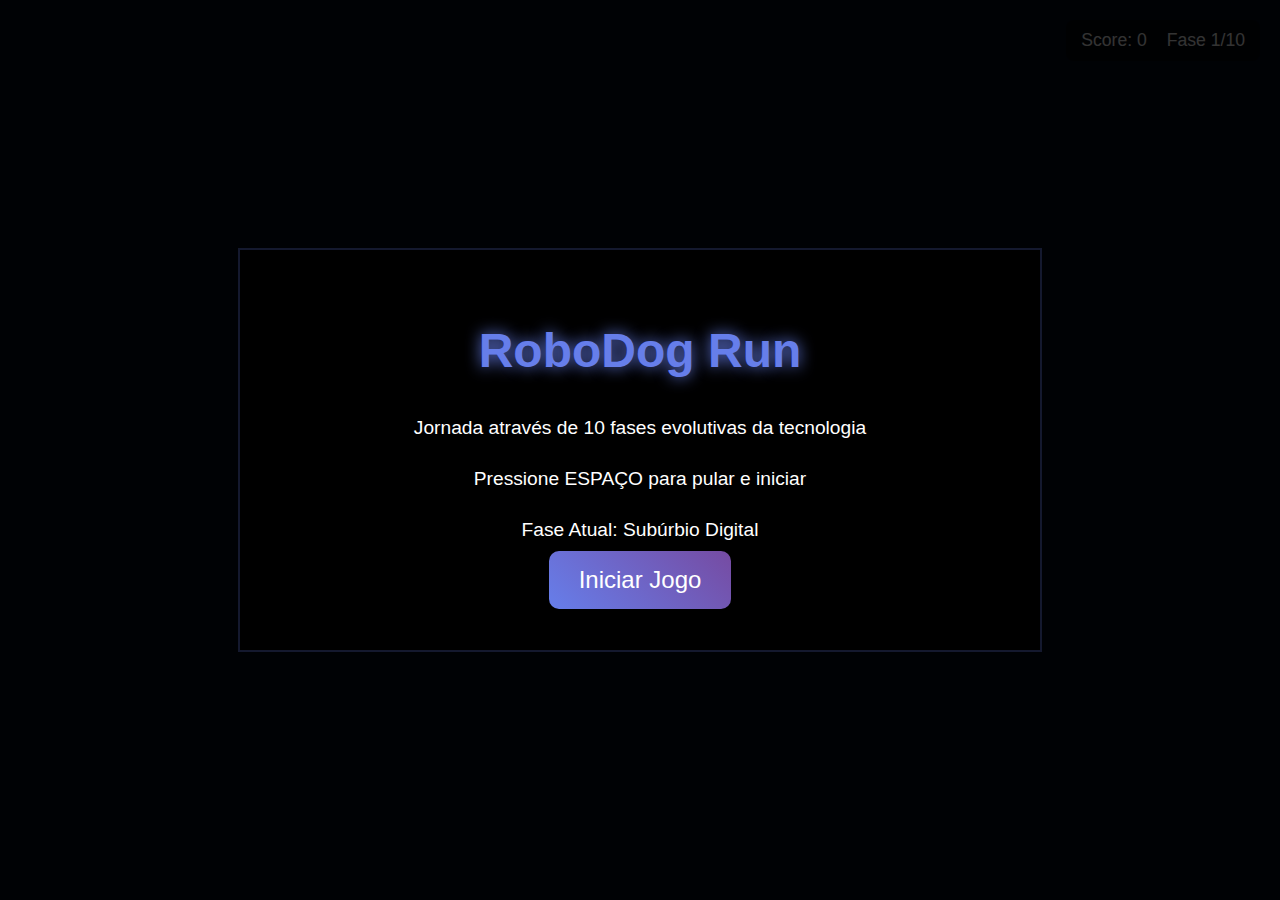
<file: robodog-run-10-phases.html>
<!DOCTYPE html>
<html lang="pt-BR">
<head>
    <meta charset="UTF-8">
    <meta name="viewport" content="width=device-width, initial-scale=1.0">
    <title>RoboDog Run - 10 Fases Futurísticas | Theshe.Day.IA</title>
    <link rel="stylesheet" href="robodog-run-10-phases.css">
    <style>
        body {
            margin: 0;
            overflow: hidden;
            display: flex;
            justify-content: center;
            align-items: center;
            min-height: 100vh;
            background-color: #000a1a; /* Cor de fundo padrão do jogo */
            font-family: 'Arial', sans-serif;
            color: #fff;
            flex-direction: column;
        }
        #gameCanvas {
            border: 2px solid #667eea;
            background-color: #000;
            display: block;
            margin: 20px auto;
        }
        .game-overlay {
            position: absolute;
            top: 0;
            left: 0;
            width: 100%;
            height: 100%;
            background: rgba(0, 0, 0, 0.8);
            display: flex;
            flex-direction: column;
            justify-content: center;
            align-items: center;
            text-align: center;
            z-index: 1000;
        }
        .game-overlay h1 {
            font-size: 3em;
            color: #667eea;
            text-shadow: 0 0 15px #667eea;
            margin-bottom: 20px;
        }
        .game-overlay p {
            font-size: 1.2em;
            margin-bottom: 10px;
        }
        .game-overlay button {
            padding: 15px 30px;
            font-size: 1.5em;
            background: linear-gradient(45deg, #667eea, #764ba2);
            color: white;
            border: none;
            border-radius: 10px;
            cursor: pointer;
            box-shadow: 0 5px 15px rgba(0, 0, 0, 0.3);
            transition: all 0.3s ease;
        }
        .game-overlay button:hover {
            transform: translateY(-3px);
            box-shadow: 0 8px 20px rgba(0, 0, 0, 0.4);
        }
        .game-stats-display {
            position: absolute;
            top: 20px;
            right: 20px;
            background: rgba(0, 0, 0, 0.5);
            padding: 10px 15px;
            border-radius: 8px;
            font-size: 1.1em;
            color: #fff;
            display: flex;
            gap: 20px;
        }
        .game-stats-display span {
            display: block;
        }
        @media (max-width: 768px) {
            .game-overlay h1 {
                font-size: 2em;
            }
            .game-overlay p {
                font-size: 1em;
            }
            .game-overlay button {
                font-size: 1.2em;
                padding: 10px 20px;
            }
            .game-stats-display {
                top: 10px;
                right: 10px;
                font-size: 0.9em;
                gap: 10px;
            }
        }
    </style>
</head>
<body>
    <div class="game-overlay" id="game-start-overlay">
        <h1>RoboDog Run</h1>
        <p>Jornada através de 10 fases evolutivas da tecnologia</p>
        <p>Pressione ESPAÇO para pular e iniciar</p>
        <p>Fase Atual: Subúrbio Digital</p>
        <button id="start-game-button">Iniciar Jogo</button>
    </div>

    <canvas id="gameCanvas" width="800" height="400"></canvas>

    <div class="game-stats-display">
        <span id="score-display">Score: 0</span>
        <span id="phase-display">Fase 1/10</span>
    </div>

    <script src="robodog-run-10-phases.js"></script>
</body>
</html>
</file>
<file: style.css>
/* Estilos Gerais */
:root {
    --primary-color: #2563EB;
    --secondary-color: #10B981;
    --dark-color: #111827;
    --light-color: #F3F4F6;
    --danger-color: #EF4444;
    --warning-color: #F59E0B;
    --gray-color: #6B7280;
    --white-color: #FFFFFF;
}

* {
    margin: 0;
    padding: 0;
    box-sizing: border-box;
}

body {
    font-family: 'Segoe UI', Tahoma, Geneva, Verdana, sans-serif;
    line-height: 1.6;
    color: var(--dark-color);
    background-color: var(--light-color);
}

.container {
    width: 90%;
    max-width: 1200px;
    margin: 0 auto;
    padding: 0 15px;
}

a {
    text-decoration: none;
    color: var(--primary-color);
}

a:hover {
    text-decoration: underline;
}

/* Header */
header {
    background-color: var(--primary-color);
    color: var(--white-color);
    padding: 2rem 0;
    text-align: center;
    background-image: linear-gradient(135deg, #2563EB 0%, #4338CA 100%);
    box-shadow: 0 4px 6px rgba(0, 0, 0, 0.1);
}

header h1 {
    font-size: 3rem;
    margin-bottom: 0.5rem;
    letter-spacing: 1px;
    text-shadow: 2px 2px 4px rgba(0, 0, 0, 0.2);
}

header .tagline {
    font-size: 1.2rem;
    opacity: 0.9;
    max-width: 800px;
    margin: 0 auto;
}

header .update-date {
    margin-top: 1rem;
    font-size: 0.9rem;
    opacity: 0.8;
    background-color: rgba(255, 255, 255, 0.1);
    display: inline-block;
    padding: 0.3rem 1rem;
    border-radius: 20px;
    margin-top: 1rem;
}

/* Navigation */
nav {
    background-color: var(--dark-color);
    padding: 1rem 0;
    position: sticky;
    top: 0;
    z-index: 100;
    box-shadow: 0 2px 4px rgba(0, 0, 0, 0.1);
}

nav ul {
    display: flex;
    justify-content: center;
    list-style: none;
}

nav ul li {
    margin: 0 1rem;
}

nav ul li a {
    color: var(--white-color);
    font-weight: 500;
    transition: color 0.3s;
    padding: 0.5rem 1rem;
    border-radius: 4px;
}

nav ul li a:hover {
    color: var(--secondary-color);
    text-decoration: none;
    background-color: rgba(255, 255, 255, 0.1);
}

/* Main Content */
main {
    padding: 2rem 0;
}

section {
    margin-bottom: 3rem;
    animation: fadeIn 0.8s ease-in-out;
}

@keyframes fadeIn {
    from { opacity: 0; transform: translateY(20px); }
    to { opacity: 1; transform: translateY(0); }
}

section h2 {
    font-size: 1.8rem;
    margin-bottom: 1.5rem;
    padding-bottom: 0.5rem;
    border-bottom: 3px solid var(--primary-color);
    display: inline-block;
    position: relative;
}

section h2::after {
    content: '';
    position: absolute;
    bottom: -3px;
    left: 0;
    width: 50%;
    height: 3px;
    background-color: var(--secondary-color);
}

/* Featured News */
.featured-news {
    margin-bottom: 2rem;
}

.featured-card {
    background-color: var(--white-color);
    border-radius: 8px;
    overflow: hidden;
    box-shadow: 0 4px 20px rgba(0, 0, 0, 0.1);
    display: flex;
    flex-direction: column;
    transition: transform 0.3s, box-shadow 0.3s;
}

.featured-card:hover {
    transform: translateY(-5px);
    box-shadow: 0 8px 30px rgba(0, 0, 0, 0.15);
}

.featured-card img {
    width: 100%;
    height: 300px;
    object-fit: cover;
}

.featured-content {
    padding: 2rem;
}

.featured-content h3 {
    font-size: 1.8rem;
    margin-bottom: 1rem;
    color: var(--primary-color);
    line-height: 1.3;
}

.featured-content p {
    margin-bottom: 1rem;
    font-size: 1.1rem;
    color: #4B5563;
}

.news-meta {
    font-size: 0.9rem;
    color: var(--gray-color);
    margin-bottom: 1rem;
    display: flex;
    align-items: center;
}

.news-meta::before {
    content: '\f017';
    font-family: 'Font Awesome 6 Free';
    margin-right: 0.5rem;
    font-weight: 900;
}

.read-more {
    display: inline-block;
    background-color: var(--primary-color);
    color: var(--white-color);
    padding: 0.7rem 1.5rem;
    border-radius: 4px;
    font-weight: 500;
    transition: background-color 0.3s, transform 0.2s;
    margin-top: 0.5rem;
}

.read-more:hover {
    background-color: #1d4ed8;
    text-decoration: none;
    transform: translateY(-2px);
}

/* News Grid */
.news-grid {
    display: grid;
    grid-template-columns: repeat(auto-fill, minmax(350px, 1fr));
    gap: 1.5rem;
}

.news-card {
    background-color: var(--white-color);
    border-radius: 8px;
    overflow: hidden;
    box-shadow: 0 2px 10px rgba(0, 0, 0, 0.1);
    padding: 1.5rem;
    transition: transform 0.3s, box-shadow 0.3s;
    border-top: 4px solid var(--primary-color);
}

.news-card:hover {
    transform: translateY(-5px);
    box-shadow: 0 4px 15px rgba(0, 0, 0, 0.15);
}

.news-card h3 {
    font-size: 1.3rem;
    margin-bottom: 0.5rem;
    color: var(--primary-color);
    line-height: 1.4;
}

.news-card p {
    margin-bottom: 1rem;
    color: #4B5563;
}

.news-categories {
    display: flex;
    flex-wrap: wrap;
    margin: 1rem 0;
}

.category-tag {
    display: inline-block;
    background-color: #e5e7eb;
    color: var(--dark-color);
    padding: 0.3rem 0.8rem;
    border-radius: 20px;
    font-size: 0.8rem;
    margin-right: 0.5rem;
    margin-bottom: 0.5rem;
    transition: background-color 0.3s, transform 0.2s;
}

.category-tag:hover {
    background-color: #d1d5db;
    text-decoration: none;
    transform: translateY(-2px);
}

.category-tag[data-category="avancos_tecnologicos"] {
    background-color: #dbeafe;
    color: #1e40af;
}

.category-tag[data-category="aplicacoes_praticas"] {
    background-color: #dcfce7;
    color: #166534;
}

.category-tag[data-category="negocios_mercado"] {
    background-color: #fee2e2;
    color: #991b1b;
}

.category-tag[data-category="etica_regulamentacao"] {
    background-color: #fef3c7;
    color: #92400e;
}

.category-tag[data-category="tutoriais_recursos"] {
    background-color: #e0e7ff;
    color: #3730a3;
}

/* Categories Section */
.categories-container {
    display: flex;
    flex-wrap: wrap;
    gap: 1rem;
    margin-bottom: 2rem;
}

.categories-container .category-tag {
    font-size: 1rem;
    padding: 0.5rem 1.2rem;
    box-shadow: 0 2px 4px rgba(0, 0, 0, 0.1);
}

/* Theories Section */
.theories-grid {
    display: grid;
    grid-template-columns: repeat(auto-fill, minmax(350px, 1fr));
    gap: 2rem;
}

.theory-card {
    background-color: #1e293b;
    color: var(--white-color);
    border-radius: 8px;
    padding: 1.8rem;
    box-shadow: 0 4px 15px rgba(0, 0, 0, 0.3);
    transition: transform 0.3s;
    position: relative;
    overflow: hidden;
}

.theory-card::before {
    content: '';
    position: absolute;
    top: 0;
    left: 0;
    width: 100%;
    height: 100%;
    background: linear-gradient(135deg, rgba(239, 68, 68, 0.1) 0%, rgba(16, 185, 129, 0.1) 100%);
    opacity: 0.2;
    z-index: 0;
}

.theory-card:hover {
    transform: translateY(-5px);
}

.theory-card > * {
    position: relative;
    z-index: 1;
}

.theory-card h3 {
    font-size: 1.4rem;
    margin-bottom: 0.8rem;
    color: #f97316;
    line-height: 1.4;
}

.theory-author {
    font-style: italic;
    margin-bottom: 1rem;
    color: #cbd5e1;
    display: flex;
    align-items: center;
}

.theory-author::before {
    content: '\f007';
    font-family: 'Font Awesome 6 Free';
    margin-right: 0.5rem;
    font-weight: 900;
}

.theory-content {
    margin: 1.2rem 0;
    line-height: 1.7;
    color: #e2e8f0;
}

.theory-references {
    margin-top: 1.5rem;
    border-top: 1px solid #475569;
    padding-top: 1rem;
}

.theory-references h4 {
    font-size: 1rem;
    margin-bottom: 0.8rem;
    color: #cbd5e1;
    display: flex;
    align-items: center;
}

.theory-references h4::before {
    content: '\f02d';
    font-family: 'Font Awesome 6 Free';
    margin-right: 0.5rem;
    font-weight: 900;
}

.theory-references ul {
    list-style: none;
}

.theory-references li {
    margin-bottom: 0.5rem;
    display: flex;
    align-items: center;
}

.theory-references li::before {
    content: '\f0c1';
    font-family: 'Font Awesome 6 Free';
    margin-right: 0.5rem;
    font-weight: 900;
    color: #93c5fd;
    font-size: 0.8rem;
}

.theory-references a {
    color: #93c5fd;
    font-size: 0.9rem;
    transition: color 0.3s;
}

.theory-references a:hover {
    color: #bfdbfe;
}

/* About Section */
#sobre {
    background-color: var(--white-color);
    padding: 2.5rem;
    border-radius: 8px;
    box-shadow: 0 2px 10px rgba(0, 0, 0, 0.1);
    position: relative;
    overflow: hidden;
}

#sobre::before {
    content: '';
    position: absolute;
    top: 0;
    left: 0;
    width: 5px;
    height: 100%;
    background: linear-gradient(to bottom, var(--primary-color), var(--secondary-color));
}

#sobre h2 {
    color: var(--primary-color);
}

#sobre p {
    margin-bottom: 1.2rem;
    font-size: 1.05rem;
    color: #4B5563;
}

/* Footer */
footer {
    background-color: var(--dark-color);
    color: var(--white-color);
    padding: 2rem 0;
    text-align: center;
    margin-top: 3rem;
}

footer p {
    opacity: 0.8;
}

/* Responsive Design */
@media (max-width: 768px) {
    header h1 {
        font-size: 2.2rem;
    }
    
    nav ul {
        flex-direction: column;
        align-items: center;
    }
    
    nav ul li {
        margin: 0.5rem 0;
    }
    
    .featured-card {
        flex-direction: column;
    }
    
    .featured-card img {
        height: 200px;
    }
    
    .news-grid, .theories-grid {
        grid-template-columns: 1fr;
    }
    
    section h2 {
        font-size: 1.5rem;
    }
}

@media (max-width: 480px) {
    header h1 {
        font-size: 1.8rem;
    }
    
    section h2 {
        font-size: 1.3rem;
    }
    
    .featured-content h3 {
        font-size: 1.5rem;
    }
    
    .featured-content {
        padding: 1.5rem;
    }
    
    #sobre {
        padding: 1.5rem;
    }
}

/* Animations */
@keyframes pulse {
    0% { transform: scale(1); }
    50% { transform: scale(1.05); }
    100% { transform: scale(1); }
}

.news-card:hover .read-more {
    animation: pulse 1s infinite;
}


/* Estilos para o jogo RoboDog Run */
#robodog-run {
    background: linear-gradient(135deg, #1e293b 0%, #0f172a 100%);
    padding: 3rem 2rem;
    border-radius: 12px;
    margin: 3rem 0;
    text-align: center;
    position: relative;
    overflow: hidden;
}

#robodog-run::before {
    content: '';
    position: absolute;
    top: 0;
    left: 0;
    width: 100%;
    height: 100%;
    background: radial-gradient(circle at 50% 50%, rgba(59, 130, 246, 0.1) 0%, transparent 70%);
    z-index: 0;
}

#robodog-run > * {
    position: relative;
    z-index: 1;
}

#robodog-run h2 {
    color: #60a5fa;
    font-size: 2.5rem;
    margin-bottom: 1rem;
    text-shadow: 0 0 20px rgba(96, 165, 250, 0.5);
}

.game-subtitle {
    color: #e2e8f0;
    font-size: 1.3rem;
    margin-bottom: 2rem;
    font-style: italic;
    opacity: 0.9;
}

#game-init-btn {
    background: linear-gradient(45deg, #3b82f6, #8b5cf6);
    color: white;
    border: none;
    padding: 1rem 3rem;
    font-size: 1.5rem;
    font-weight: bold;
    border-radius: 50px;
    cursor: pointer;
    transition: all 0.3s ease;
    box-shadow: 0 8px 25px rgba(59, 130, 246, 0.3);
    text-transform: uppercase;
    letter-spacing: 2px;
}

#game-init-btn:hover {
    transform: translateY(-3px);
    box-shadow: 0 12px 35px rgba(59, 130, 246, 0.4);
    background: linear-gradient(45deg, #2563eb, #7c3aed);
}

#game-init-btn:active {
    transform: translateY(-1px);
}

/* Estilos para o dashboard da Palantir */
#palantir-dashboard {
    background: linear-gradient(135deg, #0f172a 0%, #1e293b 100%);
    color: #e2e8f0;
    padding: 3rem 2rem;
    border-radius: 12px;
    margin: 3rem 0;
    position: relative;
    overflow: hidden;
}

#palantir-dashboard::before {
    content: '';
    position: absolute;
    top: 0;
    left: 0;
    width: 100%;
    height: 100%;
    background: radial-gradient(circle at 30% 70%, rgba(0, 194, 168, 0.1) 0%, transparent 70%);
    z-index: 0;
}

#palantir-dashboard > * {
    position: relative;
    z-index: 1;
}

#palantir-dashboard h2 {
    color: #00c2a8;
    font-size: 2.2rem;
    margin-bottom: 2rem;
    text-shadow: 0 0 20px rgba(0, 194, 168, 0.5);
    border-bottom: 2px solid #00c2a8;
    padding-bottom: 0.5rem;
}

.palantir-highlight {
    background: linear-gradient(90deg, rgba(79, 70, 229, 0.2) 0%, rgba(0, 194, 168, 0.2) 100%);
    padding: 1.5rem;
    border-radius: 8px;
    margin: 2rem 0;
    border-left: 4px solid #00c2a8;
}

.palantir-data-point {
    display: flex;
    align-items: center;
    margin-bottom: 1rem;
    background: rgba(255, 255, 255, 0.05);
    padding: 1rem;
    border-radius: 8px;
}

.palantir-data-number {
    font-size: 2rem;
    font-weight: bold;
    color: #00c2a8;
    margin-right: 1rem;
    min-width: 100px;
    text-align: center;
}

.palantir-data-desc {
    flex: 1;
}

.palantir-quote {
    font-style: italic;
    font-size: 1.2rem;
    padding: 1rem 2rem;
    position: relative;
    margin: 2rem 0;
    background: rgba(255, 255, 255, 0.05);
    border-radius: 8px;
}

.palantir-quote::before {
    content: '"';
    font-size: 4rem;
    position: absolute;
    left: 0.5rem;
    top: -1rem;
    color: #00c2a8;
    opacity: 0.5;
}

/* Responsividade para o jogo e dashboard */
@media (max-width: 768px) {
    #robodog-run h2, #palantir-dashboard h2 {
        font-size: 1.8rem;
    }
    
    .game-subtitle {
        font-size: 1.1rem;
    }
    
    #game-init-btn {
        padding: 0.8rem 2rem;
        font-size: 1.2rem;
    }
    
    .palantir-data-point {
        flex-direction: column;
        text-align: center;
    }
    
    .palantir-data-number {
        margin-bottom: 0.5rem;
        margin-right: 0;
    }
}

<style>
</file>
<file: animations.css>
/* Animação de Cidade Futurística */
.city-animation-container {
    position: relative;
    width: 100%;
    height: 300px;
    overflow: hidden;
    margin: 2rem 0;
    border-radius: 8px;
    box-shadow: 0 4px 20px rgba(0, 0, 0, 0.2);
}

.city-animation {
    position: absolute;
    top: 0;
    left: 0;
    width: 100%;
    height: 100%;
    background: linear-gradient(180deg, #0f172a 0%, #1e293b 100%);
}

/* Edifícios */
.building {
    position: absolute;
    bottom: 0;
    background: rgba(30, 41, 59, 0.8);
    border-top-left-radius: 4px;
    border-top-right-radius: 4px;
    box-shadow: 0 0 15px rgba(56, 189, 248, 0.5);
    transform-origin: bottom;
}

.building::after {
    content: '';
    position: absolute;
    top: 0;
    left: 0;
    width: 100%;
    height: 100%;
    background: repeating-linear-gradient(
        to bottom,
        transparent,
        transparent 10px,
        rgba(56, 189, 248, 0.2) 10px,
        rgba(56, 189, 248, 0.2) 12px
    );
}

/* Luzes dos edifícios */
.building-lights {
    position: absolute;
    width: 100%;
    height: 100%;
    background-image: radial-gradient(
        circle,
        rgba(255, 255, 255, 0.8) 1px,
        transparent 1px
    );
    background-size: 10px 10px;
    opacity: 0;
    animation: flicker 15s infinite;
}

/* Veículos voadores */
.flying-vehicle {
    position: absolute;
    width: 20px;
    height: 8px;
    background: rgba(239, 68, 68, 0.8);
    border-radius: 4px;
    box-shadow: 0 0 10px rgba(239, 68, 68, 0.8);
}

.flying-vehicle::before {
    content: '';
    position: absolute;
    top: -2px;
    left: -5px;
    width: 30px;
    height: 12px;
    background: rgba(239, 68, 68, 0.3);
    border-radius: 50%;
    filter: blur(4px);
}

/* Hologramas */
.hologram {
    position: absolute;
    width: 40px;
    height: 60px;
    background: rgba(56, 189, 248, 0.2);
    border-radius: 4px;
    box-shadow: 0 0 15px rgba(56, 189, 248, 0.5);
    opacity: 0.7;
    animation: hologram-flicker 15s infinite;
}

/* Céu com estrelas */
.stars {
    position: absolute;
    top: 0;
    left: 0;
    width: 100%;
    height: 70%;
    background-image: radial-gradient(
        circle,
        rgba(255, 255, 255, 0.8) 1px,
        transparent 1px
    );
    background-size: 100px 100px;
}

/* Lua */
.moon {
    position: absolute;
    top: 40px;
    right: 80px;
    width: 60px;
    height: 60px;
    background: rgba(226, 232, 240, 0.8);
    border-radius: 50%;
    box-shadow: 0 0 20px rgba(226, 232, 240, 0.8);
}

/* Nuvens baixas */
.clouds {
    position: absolute;
    top: 100px;
    left: 0;
    width: 200%;
    height: 40px;
    background: linear-gradient(
        to bottom,
        transparent,
        rgba(148, 163, 184, 0.1) 40%,
        rgba(148, 163, 184, 0.2) 60%,
        transparent
    );
    animation: clouds-move 15s linear infinite;
}

/* Luzes da cidade */
.city-lights {
    position: absolute;
    bottom: 0;
    left: 0;
    width: 100%;
    height: 20px;
    background: linear-gradient(
        to top,
        rgba(56, 189, 248, 0.4),
        transparent
    );
    animation: city-glow 15s infinite;
}

/* Animações */
@keyframes building-rise {
    0% { transform: scaleY(0); }
    100% { transform: scaleY(1); }
}

@keyframes flicker {
    0%, 100% { opacity: 0.1; }
    25% { opacity: 0.3; }
    50% { opacity: 0.5; }
    75% { opacity: 0.2; }
}

@keyframes hologram-flicker {
    0%, 100% { opacity: 0.3; transform: scaleY(1); }
    25% { opacity: 0.7; transform: scaleY(1.05); }
    50% { opacity: 0.5; transform: scaleY(0.95); }
    75% { opacity: 0.6; transform: scaleY(1.02); }
}

@keyframes vehicle-move {
    0% { transform: translateX(-50px); }
    100% { transform: translateX(calc(100% + 50px)); }
}

@keyframes clouds-move {
    0% { transform: translateX(0); }
    100% { transform: translateX(-50%); }
}

@keyframes city-glow {
    0%, 100% { opacity: 0.6; }
    50% { opacity: 1; }
}

/* Animação de reinício */
@keyframes restart-animation {
    0%, 100% { opacity: 1; }
    95%, 96% { opacity: 0; }
}

/* Classe para reiniciar a animação */
.restart-animation {
    animation: restart-animation 15s linear infinite;
}
</file>
<file: column-animations.css>
/* Animações para cada coluna do site Theshe.Day.IA */

/* Estilos base para todas as animações */
.animation-container {
    position: relative;
    width: 100%;
    height: 200px;
    overflow: hidden;
    margin: 1.5rem 0;
    border-radius: 8px;
    box-shadow: 0 4px 15px rgba(0, 0, 0, 0.2);
}

/* 1. ANIMAÇÃO PARA SEÇÃO DE DESTAQUE - CIDADE FUTURISTA */
.city-animation-container {
    height: 250px;
}

.city-animation {
    position: absolute;
    top: 0;
    left: 0;
    width: 100%;
    height: 100%;
    background: linear-gradient(180deg, #0f172a 0%, #1e293b 100%);
}

/* Edifícios */
.building {
    position: absolute;
    bottom: 0;
    background: rgba(30, 41, 59, 0.8);
    border-top-left-radius: 4px;
    border-top-right-radius: 4px;
    box-shadow: 0 0 15px rgba(56, 189, 248, 0.5);
    transform-origin: bottom;
}

.building::after {
    content: '';
    position: absolute;
    top: 0;
    left: 0;
    width: 100%;
    height: 100%;
    background: repeating-linear-gradient(
        to bottom,
        transparent,
        transparent 10px,
        rgba(56, 189, 248, 0.2) 10px,
        rgba(56, 189, 248, 0.2) 12px
    );
}

/* Luzes dos edifícios */
.building-lights {
    position: absolute;
    width: 100%;
    height: 100%;
    background-image: radial-gradient(
        circle,
        rgba(255, 255, 255, 0.8) 1px,
        transparent 1px
    );
    background-size: 10px 10px;
    opacity: 0;
    animation: flicker 15s infinite;
}

/* Veículos voadores */
.flying-vehicle {
    position: absolute;
    width: 20px;
    height: 8px;
    background: rgba(239, 68, 68, 0.8);
    border-radius: 4px;
    box-shadow: 0 0 10px rgba(239, 68, 68, 0.8);
}

.flying-vehicle::before {
    content: '';
    position: absolute;
    top: -2px;
    left: -5px;
    width: 30px;
    height: 12px;
    background: rgba(239, 68, 68, 0.3);
    border-radius: 50%;
    filter: blur(4px);
}

/* Hologramas */
.hologram {
    position: absolute;
    width: 40px;
    height: 60px;
    background: rgba(56, 189, 248, 0.2);
    border-radius: 4px;
    box-shadow: 0 0 15px rgba(56, 189, 248, 0.5);
    opacity: 0.7;
    animation: hologram-flicker 15s infinite;
}

/* Céu com estrelas */
.stars {
    position: absolute;
    top: 0;
    left: 0;
    width: 100%;
    height: 70%;
    background-image: radial-gradient(
        circle,
        rgba(255, 255, 255, 0.8) 1px,
        transparent 1px
    );
    background-size: 100px 100px;
}

/* Lua */
.moon {
    position: absolute;
    top: 40px;
    right: 80px;
    width: 60px;
    height: 60px;
    background: rgba(226, 232, 240, 0.8);
    border-radius: 50%;
    box-shadow: 0 0 20px rgba(226, 232, 240, 0.8);
}

/* Nuvens baixas */
.clouds {
    position: absolute;
    top: 100px;
    left: 0;
    width: 200%;
    height: 40px;
    background: linear-gradient(
        to bottom,
        transparent,
        rgba(148, 163, 184, 0.1) 40%,
        rgba(148, 163, 184, 0.2) 60%,
        transparent
    );
    animation: clouds-move 15s linear infinite;
}

/* Luzes da cidade */
.city-lights {
    position: absolute;
    bottom: 0;
    left: 0;
    width: 100%;
    height: 20px;
    background: linear-gradient(
        to top,
        rgba(56, 189, 248, 0.4),
        transparent
    );
    animation: city-glow 15s infinite;
}

/* 2. ANIMAÇÃO PARA SEÇÃO DE NOTÍCIAS - FLUXO DE DADOS */
.data-flow-container {
    background: linear-gradient(135deg, #1e293b 0%, #0f172a 100%);
}

.data-flow {
    position: absolute;
    top: 0;
    left: 0;
    width: 100%;
    height: 100%;
}

/* Linhas de dados */
.data-line {
    position: absolute;
    height: 2px;
    background: linear-gradient(90deg, transparent, rgba(56, 189, 248, 0.8), transparent);
    animation: data-flow 15s linear infinite;
}

/* Nós de dados */
.data-node {
    position: absolute;
    width: 8px;
    height: 8px;
    background: rgba(56, 189, 248, 0.8);
    border-radius: 50%;
    box-shadow: 0 0 10px rgba(56, 189, 248, 0.5);
    animation: node-pulse 15s infinite;
}

/* Pacotes de dados */
.data-packet {
    position: absolute;
    width: 12px;
    height: 6px;
    background: rgba(239, 68, 68, 0.8);
    border-radius: 3px;
    box-shadow: 0 0 8px rgba(239, 68, 68, 0.5);
    animation: packet-move 15s linear infinite;
}

/* 3. ANIMAÇÃO PARA SEÇÃO DE CATEGORIAS - REDE NEURAL */
.neural-network-container {
    background: linear-gradient(135deg, #0f172a 0%, #1e1e3f 100%);
}

.neural-network {
    position: absolute;
    top: 0;
    left: 0;
    width: 100%;
    height: 100%;
}

/* Neurônios */
.neuron {
    position: absolute;
    width: 10px;
    height: 10px;
    background: rgba(139, 92, 246, 0.8);
    border-radius: 50%;
    box-shadow: 0 0 10px rgba(139, 92, 246, 0.5);
    animation: neuron-pulse 15s infinite;
}

/* Conexões neurais */
.neural-connection {
    position: absolute;
    height: 1px;
    background: rgba(139, 92, 246, 0.3);
    transform-origin: left center;
    animation: connection-pulse 15s infinite;
}

/* Pulsos de ativação */
.activation-pulse {
    position: absolute;
    width: 6px;
    height: 6px;
    background: rgba(255, 255, 255, 0.8);
    border-radius: 50%;
    box-shadow: 0 0 8px rgba(255, 255, 255, 0.5);
    animation: pulse-move 15s linear infinite;
}

/* 4. ANIMAÇÃO PARA SEÇÃO DE TEORIAS - MATRIX DIGITAL */
.matrix-container {
    background: #0a0a0a;
}

.matrix {
    position: absolute;
    top: 0;
    left: 0;
    width: 100%;
    height: 100%;
}

/* Colunas de código */
.code-column {
    position: absolute;
    top: 0;
    width: 20px;
    height: 100%;
    animation: code-fall 15s linear infinite;
}

/* Caracteres de código */
.code-char {
    position: absolute;
    width: 100%;
    text-align: center;
    color: rgba(16, 185, 129, 0.8);
    font-family: monospace;
    font-size: 14px;
    animation: char-fade 15s linear infinite;
}

/* Glitches */
.glitch {
    position: absolute;
    background: rgba(16, 185, 129, 0.8);
    animation: glitch-appear 15s steps(1) infinite;
}

/* 5. ANIMAÇÃO PARA SEÇÃO SOBRE - ONDAS DE CONHECIMENTO */
.knowledge-waves-container {
    background: linear-gradient(135deg, #0f172a 0%, #312e81 100%);
}

.knowledge-waves {
    position: absolute;
    top: 0;
    left: 0;
    width: 100%;
    height: 100%;
}

/* Ondas de conhecimento */
.knowledge-wave {
    position: absolute;
    height: 2px;
    background: rgba(255, 255, 255, 0.2);
    border-radius: 50%;
    animation: wave-expand 15s ease-out infinite;
}

/* Partículas de conhecimento */
.knowledge-particle {
    position: absolute;
    width: 4px;
    height: 4px;
    background: rgba(255, 255, 255, 0.8);
    border-radius: 50%;
    box-shadow: 0 0 5px rgba(255, 255, 255, 0.5);
    animation: particle-float 15s ease-in-out infinite;
}

/* Conexões de conhecimento */
.knowledge-connection {
    position: absolute;
    width: 1px;
    background: rgba(255, 255, 255, 0.3);
    transform-origin: bottom center;
    animation: connection-fade 15s ease-in-out infinite;
}

/* ANIMAÇÕES KEYFRAMES */

/* Animações para cidade futurista */
@keyframes building-rise {
    0% { transform: scaleY(0); opacity: 0; }
    100% { transform: scaleY(1); opacity: 1; }
}

@keyframes flicker {
    0%, 100% { opacity: 0.1; }
    25% { opacity: 0.3; }
    50% { opacity: 0.5; }
    75% { opacity: 0.2; }
}

@keyframes hologram-flicker {
    0%, 100% { opacity: 0.3; transform: scaleY(1); }
    25% { opacity: 0.7; transform: scaleY(1.05); }
    50% { opacity: 0.5; transform: scaleY(0.95); }
    75% { opacity: 0.6; transform: scaleY(1.02); }
}

@keyframes vehicle-move {
    0% { transform: translateX(-50px); }
    100% { transform: translateX(calc(100% + 50px)); }
}

@keyframes clouds-move {
    0% { transform: translateX(0); }
    100% { transform: translateX(-50%); }
}

@keyframes city-glow {
    0%, 100% { opacity: 0.6; }
    50% { opacity: 1; }
}

/* Animações para fluxo de dados */
@keyframes data-flow {
    0% { width: 0; opacity: 0; }
    10% { opacity: 1; }
    90% { opacity: 1; }
    100% { width: 100%; opacity: 0; }
}

@keyframes node-pulse {
    0%, 100% { transform: scale(1); opacity: 0.5; }
    50% { transform: scale(1.5); opacity: 1; }
}

@keyframes packet-move {
    0% { transform: translateX(-20px); }
    100% { transform: translateX(calc(100% + 20px)); }
}

/* Animações para rede neural */
@keyframes neuron-pulse {
    0%, 100% { transform: scale(1); opacity: 0.7; }
    50% { transform: scale(1.3); opacity: 1; }
}

@keyframes connection-pulse {
    0%, 100% { opacity: 0.3; }
    50% { opacity: 0.7; }
}

@keyframes pulse-move {
    0% { transform: translateX(0); opacity: 0; }
    10% { opacity: 1; }
    90% { opacity: 1; }
    100% { transform: translateX(100%); opacity: 0; }
}

/* Animações para matrix digital */
@keyframes code-fall {
    0% { transform: translateY(-100%); }
    100% { transform: translateY(100%); }
}

@keyframes char-fade {
    0%, 100% { opacity: 0; }
    10%, 90% { opacity: 0.8; }
    50% { opacity: 1; }
}

@keyframes glitch-appear {
    0%, 95%, 100% { opacity: 0; }
    96%, 99% { opacity: 1; }
}

/* Animações para ondas de conhecimento */
@keyframes wave-expand {
    0% { width: 0; height: 0; opacity: 1; }
    100% { width: 300%; height: 300%; opacity: 0; }
}

@keyframes particle-float {
    0%, 100% { transform: translate(0, 0); opacity: 0; }
    25% { opacity: 1; }
    75% { opacity: 1; }
    50% { transform: translate(var(--x), var(--y)); }
}

@keyframes connection-fade {
    0%, 100% { height: 0; opacity: 0; }
    50% { height: var(--height); opacity: 0.5; }
}

/* Animação de reinício */
@keyframes restart-animation {
    0%, 100% { opacity: 1; }
    95%, 96% { opacity: 0; }
}

/* Classe para reiniciar a animação */
.restart-animation {
    animation: restart-animation 15s linear infinite;
}
</file>
<file: geopolitics-cities.css>
/* Estilos adicionais para as seções de Geopolítica e Cidades Futurísticas */

/* Seção de Geopolítica */
.geopolitics-content {
    margin-top: 1.5rem;
}

.section-intro {
    font-size: 1.1rem;
    line-height: 1.7;
    color: #4B5563;
    margin-bottom: 2rem;
    border-left: 4px solid var(--primary-color);
    padding-left: 1rem;
    font-style: italic;
}

.geopolitics-grid {
    display: grid;
    grid-template-columns: repeat(auto-fill, minmax(350px, 1fr));
    gap: 1.5rem;
    margin-bottom: 2rem;
}

.geopolitics-card {
    background-color: var(--white-color);
    border-radius: 8px;
    overflow: hidden;
    box-shadow: 0 2px 10px rgba(0, 0, 0, 0.1);
    padding: 1.5rem;
    transition: transform 0.3s, box-shadow 0.3s;
    border-top: 4px solid #3730a3;
}

.geopolitics-card:hover {
    transform: translateY(-5px);
    box-shadow: 0 4px 15px rgba(0, 0, 0, 0.15);
}

.geopolitics-card h3 {
    font-size: 1.3rem;
    margin-bottom: 0.5rem;
    color: #3730a3;
    line-height: 1.4;
}

.geo-meta {
    font-size: 0.9rem;
    color: var(--gray-color);
    margin-bottom: 1rem;
    display: flex;
    align-items: center;
}

.geo-meta::before {
    content: '\f0ac';
    font-family: 'Font Awesome 6 Free';
    margin-right: 0.5rem;
    font-weight: 900;
}

.geo-highlights {
    display: flex;
    flex-wrap: wrap;
    gap: 1rem;
    margin-top: 1.5rem;
    padding-top: 1rem;
    border-top: 1px solid #e5e7eb;
}

.highlight-item {
    display: flex;
    flex-direction: column;
    align-items: center;
    flex: 1;
    min-width: 80px;
    text-align: center;
}

.highlight-number {
    font-size: 1.5rem;
    font-weight: 700;
    color: #3730a3;
    margin-bottom: 0.3rem;
}

.highlight-text {
    font-size: 0.8rem;
    color: var(--gray-color);
    text-align: center;
    line-height: 1.2;
}

/* Seção de Cidades Futurísticas */
.future-cities-content {
    margin-top: 1.5rem;
}

.highlight-banner {
    background: linear-gradient(135deg, #1e40af 0%, #3730a3 100%);
    color: white;
    border-radius: 8px;
    padding: 2rem;
    margin-bottom: 2rem;
    box-shadow: 0 4px 15px rgba(0, 0, 0, 0.2);
    position: relative;
    overflow: hidden;
}

.highlight-banner::before {
    content: '';
    position: absolute;
    top: 0;
    left: 0;
    width: 100%;
    height: 100%;
    background-image: url('data:image/svg+xml;utf8,<svg xmlns="http://www.w3.org/2000/svg" width="100" height="100" viewBox="0 0 100 100"><rect fill="none" width="100" height="100"/><path fill="rgba(255,255,255,0.05)" d="M0 0L100 100ZM100 0L0 100Z"/></svg>');
    background-size: 20px 20px;
    opacity: 0.3;
}

.banner-content {
    position: relative;
    z-index: 1;
}

.highlight-banner h3 {
    font-size: 1.8rem;
    margin-bottom: 1rem;
    color: white;
}

.cities-grid {
    display: grid;
    grid-template-columns: repeat(auto-fill, minmax(350px, 1fr));
    gap: 2rem;
    margin-bottom: 2.5rem;
}

.city-project-card {
    background-color: var(--white-color);
    border-radius: 8px;
    overflow: hidden;
    box-shadow: 0 2px 10px rgba(0, 0, 0, 0.1);
    padding: 1.5rem;
    transition: transform 0.3s, box-shadow 0.3s;
}

.city-project-card:hover {
    transform: translateY(-5px);
    box-shadow: 0 4px 15px rgba(0, 0, 0, 0.15);
}

.project-header {
    display: flex;
    justify-content: space-between;
    align-items: center;
    margin-bottom: 1rem;
}

.project-header h3 {
    font-size: 1.3rem;
    color: var(--primary-color);
    margin: 0;
}

.project-country {
    background-color: #e0e7ff;
    color: #3730a3;
    padding: 0.3rem 0.8rem;
    border-radius: 20px;
    font-size: 0.8rem;
    font-weight: 500;
}

.project-description {
    margin-bottom: 1.5rem;
    color: #4B5563;
}

.project-stats {
    display: flex;
    justify-content: space-between;
    margin-bottom: 1.5rem;
    padding: 1rem 0;
    border-top: 1px solid #e5e7eb;
    border-bottom: 1px solid #e5e7eb;
}

.stat-item {
    display: flex;
    flex-direction: column;
    align-items: center;
    text-align: center;
}

.stat-value {
    font-size: 1.3rem;
    font-weight: 700;
    color: var(--primary-color);
    margin-bottom: 0.3rem;
}

.stat-label {
    font-size: 0.8rem;
    color: var(--gray-color);
}

.ai-applications {
    margin-top: 1rem;
}

.ai-applications h4 {
    font-size: 1rem;
    margin-bottom: 0.8rem;
    color: #4B5563;
}

.ai-applications ul {
    list-style: none;
    padding-left: 0;
}

.ai-applications li {
    position: relative;
    padding-left: 1.5rem;
    margin-bottom: 0.5rem;
    font-size: 0.9rem;
    color: #4B5563;
}

.ai-applications li::before {
    content: '\f0eb';
    font-family: 'Font Awesome 6 Free';
    position: absolute;
    left: 0;
    top: 0;
    font-weight: 900;
    color: var(--primary-color);
}

.comparison-section {
    background-color: var(--white-color);
    border-radius: 8px;
    padding: 1.5rem;
    margin-bottom: 2rem;
    box-shadow: 0 2px 10px rgba(0, 0, 0, 0.1);
}

.comparison-section h3 {
    font-size: 1.3rem;
    margin-bottom: 1.5rem;
    color: var(--dark-color);
}

.comparison-chart {
    display: flex;
    flex-direction: column;
    gap: 1rem;
}

.chart-bar {
    height: 40px;
    background: linear-gradient(90deg, #3b82f6 0%, #1d4ed8 100%);
    border-radius: 4px;
    display: flex;
    align-items: center;
    padding: 0 1rem;
    color: white;
    position: relative;
    overflow: hidden;
    transition: width 1s ease-in-out;
}

.chart-bar::before {
    content: '';
    position: absolute;
    top: 0;
    left: 0;
    width: 100%;
    height: 100%;
    background: linear-gradient(90deg, rgba(255,255,255,0.1) 0%, rgba(255,255,255,0) 100%);
    animation: shine 3s infinite;
}

@keyframes shine {
    0% { transform: translateX(-100%); }
    100% { transform: translateX(100%); }
}

.bar-label {
    font-weight: 500;
    z-index: 1;
}

.bar-value {
    margin-left: auto;
    font-weight: 700;
    z-index: 1;
}

.analysis-box {
    background-color: #f8fafc;
    border-radius: 8px;
    padding: 2rem;
    border-left: 4px solid var(--primary-color);
}

.analysis-box h3 {
    font-size: 1.3rem;
    margin-bottom: 1rem;
    color: var(--primary-color);
}

.analysis-box p {
    margin-bottom: 1rem;
    line-height: 1.7;
    color: #4B5563;
}

.about-content {
    background-color: var(--white-color);
    border-radius: 8px;
    padding: 2rem;
    box-shadow: 0 2px 10px rgba(0, 0, 0, 0.1);
    margin-top: 1.5rem;
}

/* Animações para Geopolítica */
.geopolitics-animation {
    position: absolute;
    top: 0;
    left: 0;
    width: 100%;
    height: 100%;
    background: linear-gradient(135deg, #1e293b 0%, #0f172a 100%);
}

.world-map {
    position: absolute;
    top: 10%;
    left: 10%;
    width: 80%;
    height: 80%;
    background-image: radial-gradient(
        circle,
        rgba(255, 255, 255, 0.2) 1px,
        transparent 1px
    );
    background-size: 20px 20px;
    opacity: 0.3;
}

.country {
    position: absolute;
    border-radius: 50%;
    box-shadow: 0 0 10px rgba(255, 255, 255, 0.3);
}

@keyframes country-pulse {
    0%, 100% { transform: scale(1); opacity: 0.8; }
    50% { transform: scale(1.2); opacity: 1; }
}

.energy-connection {
    position: absolute;
    height: 2px;
    transform-origin: left center;
}

@keyframes connection-flow {
    0%, 100% { opacity: 0.2; }
    50% { opacity: 0.6; }
}

.ai-innovation-center {
    position: absolute;
    width: 15px;
    height: 15px;
    background: rgba(255, 255, 255, 0.8);
    border-radius: 50%;
    box-shadow: 0 0 15px rgba(255, 255, 255, 0.8);
}

@keyframes innovation-pulse {
    0%, 100% { transform: scale(1); opacity: 0.7; box-shadow: 0 0 15px rgba(255, 255, 255, 0.5); }
    50% { transform: scale(1.5); opacity: 1; box-shadow: 0 0 25px rgba(255, 255, 255, 0.8); }
}

/* Responsividade para novas seções */
@media (max-width: 768px) {
    .geopolitics-grid,
    .cities-grid {
        grid-template-columns: 1fr;
    }
    
    .project-stats {
        flex-wrap: wrap;
        gap: 1rem;
    }
    
    .stat-item {
        flex: 1 0 30%;
    }
    
    .highlight-banner h3 {
        font-size: 1.5rem;
    }
    
    .chart-bar {
        height: 35px;
        padding: 0 0.5rem;
    }
    
    .bar-label, .bar-value {
        font-size: 0.9rem;
    }
}

@media (max-width: 480px) {
    .highlight-item {
        min-width: 60px;
    }
    
    .highlight-number {
        font-size: 1.2rem;
    }
    
    .highlight-text {
        font-size: 0.7rem;
    }
    
    .project-header {
        flex-direction: column;
        align-items: flex-start;
        gap: 0.5rem;
    }
    
    .stat-item {
        flex: 1 0 100%;
    }
    
    .analysis-box {
        padding: 1.5rem;
    }
}
</file>
<file: color-system.css>
/* Sistema de cores renovado com degradês vivos e tipografia atualizada */

:root {
    /* Paleta de cores principal */
    --primary-gradient: linear-gradient(135deg, #3730a3 0%, #4f46e5 100%);
    --secondary-gradient: linear-gradient(135deg, #0ea5e9 0%, #0284c7 100%);
    --accent-gradient: linear-gradient(135deg, #f59e0b 0%, #d97706 100%);
    --success-gradient: linear-gradient(135deg, #10b981 0%, #059669 100%);
    --danger-gradient: linear-gradient(135deg, #ef4444 0%, #dc2626 100%);
    
    /* Cores de fundo com degradês sutis */
    --bg-gradient-light: linear-gradient(135deg, #f8fafc 0%, #f1f5f9 100%);
    --bg-gradient-dark: linear-gradient(135deg, #1e293b 0%, #0f172a 100%);
    --bg-gradient-card: linear-gradient(135deg, #ffffff 0%, #f8fafc 100%);
    
    /* Cores de texto */
    --text-primary: #1e293b;
    --text-secondary: #475569;
    --text-light: #94a3b8;
    --text-on-dark: #f8fafc;
    
    /* Cores de borda */
    --border-light: #e2e8f0;
    --border-medium: #cbd5e1;
    --border-dark: #64748b;
    
    /* Cores para seções específicas */
    --news-gradient: linear-gradient(135deg, #3730a3 0%, #4338ca 100%);
    --theory-gradient: linear-gradient(135deg, #7c3aed 0%, #6d28d9 100%);
    --geopolitics-gradient: linear-gradient(135deg, #0369a1 0%, #0c4a6e 100%);
    --cities-gradient: linear-gradient(135deg, #15803d 0%, #166534 100%);
    --game-gradient: linear-gradient(135deg, #c026d3 0%, #a21caf 100%);
}

/* Tipografia atualizada */
body {
    font-family: Georgia, serif;
    line-height: 1.7;
    color: var(--text-primary);
    background: var(--bg-gradient-light);
}

h1, h2, h3, h4, h5, h6, nav, .btn, .category-tag, .update-date, .news-meta, .theory-author, .geo-meta {
    font-family: 'Segoe UI', Arial, sans-serif;
}

/* Cabeçalho com degradê mais vivo */
header {
    background: var(--bg-gradient-dark);
    color: var(--text-on-dark);
    padding: 2.5rem 0;
    position: relative;
    overflow: hidden;
}

header::before {
    content: '';
    position: absolute;
    top: 0;
    left: 0;
    width: 100%;
    height: 100%;
    background-image: url('data:image/svg+xml;utf8,<svg xmlns="http://www.w3.org/2000/svg" width="100" height="100" viewBox="0 0 100 100"><rect fill="none" width="100" height="100"/><path fill="rgba(255,255,255,0.05)" d="M0 0L100 100ZM100 0L0 100Z"/></svg>');
    background-size: 20px 20px;
    opacity: 0.3;
}

header h1 {
    font-size: 3rem;
    margin-bottom: 0.5rem;
    background: linear-gradient(90deg, #f8fafc, #e2e8f0);
    -webkit-background-clip: text;
    -webkit-text-fill-color: transparent;
    background-clip: text;
    text-fill-color: transparent;
    position: relative;
    z-index: 1;
}

header .tagline {
    font-size: 1.2rem;
    opacity: 0.9;
    max-width: 700px;
    position: relative;
    z-index: 1;
}

/* Navegação com efeito de hover melhorado */
nav {
    background: var(--primary-gradient);
    padding: 0;
    position: sticky;
    top: 0;
    z-index: 100;
    box-shadow: 0 4px 10px rgba(0, 0, 0, 0.1);
}

nav ul {
    display: flex;
    list-style: none;
    padding: 0;
    margin: 0;
    overflow-x: auto;
}

nav li {
    flex: 0 0 auto;
}

nav a {
    display: block;
    padding: 1rem 1.2rem;
    color: var(--text-on-dark);
    text-decoration: none;
    font-weight: 500;
    transition: all 0.3s;
    position: relative;
    white-space: nowrap;
}

nav a::after {
    content: '';
    position: absolute;
    bottom: 0;
    left: 50%;
    width: 0;
    height: 3px;
    background: var(--accent-gradient);
    transition: all 0.3s;
    transform: translateX(-50%);
}

nav a:hover {
    background: rgba(255, 255, 255, 0.1);
}

nav a:hover::after {
    width: 80%;
}

/* Seções com cabeçalhos estilizados */
section {
    margin: 3rem 0;
}

section h2 {
    font-size: 2rem;
    margin-bottom: 1.5rem;
    position: relative;
    display: inline-block;
    padding-bottom: 0.5rem;
}

section h2::after {
    content: '';
    position: absolute;
    bottom: 0;
    left: 0;
    width: 100%;
    height: 3px;
    background: var(--primary-gradient);
    border-radius: 3px;
}

/* Seção de destaque com degradê mais vivo */
#destaque h2::after {
    background: var(--primary-gradient);
}

.featured-card {
    background: var(--bg-gradient-card);
    border-radius: 12px;
    overflow: hidden;
    box-shadow: 0 4px 20px rgba(0, 0, 0, 0.1);
    transition: transform 0.3s, box-shadow 0.3s;
    border-left: 5px solid transparent;
    border-image: var(--primary-gradient);
    border-image-slice: 1;
}

.featured-card:hover {
    transform: translateY(-5px);
    box-shadow: 0 8px 30px rgba(0, 0, 0, 0.15);
}

.featured-content {
    padding: 2rem;
}

.featured-content h3 {
    font-size: 1.5rem;
    margin-bottom: 1rem;
    color: var(--text-primary);
}

/* Seção de notícias com cards melhorados */
#noticias h2::after {
    background: var(--news-gradient);
}

.news-grid {
    display: grid;
    grid-template-columns: repeat(auto-fill, minmax(350px, 1fr));
    gap: 1.5rem;
}

.news-card {
    background: var(--bg-gradient-card);
    border-radius: 12px;
    padding: 1.5rem;
    box-shadow: 0 2px 10px rgba(0, 0, 0, 0.05);
    transition: transform 0.3s, box-shadow 0.3s;
    border-top: 4px solid transparent;
    position: relative;
    overflow: hidden;
}

.news-card::before {
    content: '';
    position: absolute;
    top: 0;
    left: 0;
    width: 100%;
    height: 4px;
    background: var(--news-gradient);
}

.news-card:hover {
    transform: translateY(-5px);
    box-shadow: 0 8px 25px rgba(0, 0, 0, 0.1);
}

.news-card h3 {
    font-size: 1.2rem;
    margin-bottom: 0.5rem;
    color: var(--text-primary);
}

.news-meta {
    font-size: 0.9rem;
    color: var(--text-light);
    margin-bottom: 1rem;
    display: flex;
    align-items: center;
}

.news-meta::before {
    content: '\f073';
    font-family: 'Font Awesome 6 Free';
    margin-right: 0.5rem;
    font-weight: 900;
}

.news-categories {
    display: flex;
    flex-wrap: wrap;
    gap: 0.5rem;
    margin: 1rem 0;
}

.category-tag {
    display: inline-block;
    padding: 0.3rem 0.8rem;
    border-radius: 20px;
    font-size: 0.8rem;
    font-weight: 500;
    background: var(--bg-gradient-light);
    color: var(--text-secondary);
    cursor: pointer;
    transition: all 0.3s;
    border: 1px solid var(--border-light);
    text-decoration: none;
}

.category-tag:hover, .category-tag.active {
    background: var(--primary-gradient);
    color: white;
    border-color: transparent;
}

.read-more {
    display: inline-block;
    margin-top: 1rem;
    color: #3730a3;
    text-decoration: none;
    font-weight: 500;
    transition: all 0.3s;
    position: relative;
}

.read-more::after {
    content: '\f061';
    font-family: 'Font Awesome 6 Free';
    margin-left: 0.5rem;
    font-weight: 900;
    transition: transform 0.3s;
}

.read-more:hover {
    color: #4f46e5;
}

.read-more:hover::after {
    transform: translateX(3px);
}

/* Seção de categorias */
#categorias h2::after {
    background: var(--secondary-gradient);
}

.categories-container {
    display: flex;
    flex-wrap: wrap;
    gap: 1rem;
    margin: 1.5rem 0;
    justify-content: center;
}

.categories-container .category-tag {
    font-size: 1rem;
    padding: 0.5rem 1.2rem;
}

/* Seção de teorias com cards estilizados */
#teorias h2::after {
    background: var(--theory-gradient);
}

.theories-grid {
    display: grid;
    grid-template-columns: repeat(auto-fill, minmax(350px, 1fr));
    gap: 2rem;
}

.theory-card {
    background: var(--bg-gradient-card);
    border-radius: 12px;
    padding: 2rem;
    box-shadow: 0 4px 15px rgba(0, 0, 0, 0.08);
    transition: transform 0.3s, box-shadow 0.3s;
    position: relative;
    overflow: hidden;
}

.theory-card::before {
    content: '';
    position: absolute;
    top: 0;
    left: 0;
    width: 100%;
    height: 5px;
    background: var(--theory-gradient);
}

.theory-card:hover {
    transform: translateY(-5px);
    box-shadow: 0 8px 30px rgba(0, 0, 0, 0.12);
}

.theory-card h3 {
    font-size: 1.3rem;
    margin-bottom: 0.5rem;
    color: var(--text-primary);
}

.theory-author {
    font-size: 0.9rem;
    color: var(--text-light);
    margin-bottom: 1rem;
    font-style: italic;
}

.theory-content {
    margin: 1.5rem 0;
    color: var(--text-secondary);
}

.theory-references {
    background: var(--bg-gradient-light);
    padding: 1rem;
    border-radius: 8px;
    margin-top: 1.5rem;
}

.theory-references h4 {
    font-size: 1rem;
    margin-bottom: 0.5rem;
    color: var(--text-primary);
}

.theory-references ul {
    padding-left: 1.5rem;
    margin: 0;
}

.theory-references li {
    margin-bottom: 0.3rem;
}

.theory-references a {
    color: #3730a3;
    text-decoration: none;
    transition: color 0.3s;
}

.theory-references a:hover {
    color: #4f46e5;
    text-decoration: underline;
}

/* Seção de geopolítica com cards estilizados */
#geopolitica h2::after {
    background: var(--geopolitics-gradient);
}

.geopolitics-card {
    border-top: none;
    position: relative;
    overflow: hidden;
}

.geopolitics-card::before {
    content: '';
    position: absolute;
    top: 0;
    left: 0;
    width: 100%;
    height: 4px;
    background: var(--geopolitics-gradient);
}

.geopolitics-card h3 {
    color: #0c4a6e;
}

/* Seção de cidades futurísticas */
#cidades h2::after {
    background: var(--cities-gradient);
}

.city-project-card {
    position: relative;
    overflow: hidden;
}

.city-project-card::before {
    content: '';
    position: absolute;
    top: 0;
    left: 0;
    width: 100%;
    height: 4px;
    background: var(--cities-gradient);
}

.project-header h3 {
    color: #166534;
}

/* Seção de jogo */
#ia-quiz h2::after {
    background: var(--game-gradient);
}

.game-container {
    background: var(--bg-gradient-light);
}

/* Rodapé com degradê */
footer {
    background: var(--bg-gradient-dark);
    color: var(--text-on-dark);
    padding: 2rem 0;
    margin-top: 4rem;
    position: relative;
    overflow: hidden;
}

footer::before {
    content: '';
    position: absolute;
    top: 0;
    left: 0;
    width: 100%;
    height: 100%;
    background-image: url('data:image/svg+xml;utf8,<svg xmlns="http://www.w3.org/2000/svg" width="100" height="100" viewBox="0 0 100 100"><rect fill="none" width="100" height="100"/><path fill="rgba(255,255,255,0.03)" d="M0 0L100 100ZM100 0L0 100Z"/></svg>');
    background-size: 20px 20px;
}

/* Melhorias de legibilidade para textos longos */
p {
    font-size: 1.05rem;
    line-height: 1.8;
    color: var(--text-secondary);
    margin-bottom: 1rem;
}

/* Efeitos de hover e foco melhorados */
a:focus, button:focus {
    outline: 3px solid rgba(79, 70, 229, 0.3);
    outline-offset: 2px;
}

/* Responsividade */
@media (max-width: 768px) {
    header h1 {
        font-size: 2.5rem;
    }
    
    .news-grid, .theories-grid, .geopolitics-grid, .cities-grid {
        grid-template-columns: 1fr;
    }
    
    nav ul {
        padding: 0 1rem;
    }
    
    nav a {
        padding: 0.8rem 1rem;
    }
}

@media (max-width: 480px) {
    header h1 {
        font-size: 2rem;
    }
    
    section h2 {
        font-size: 1.5rem;
    }
    
    .featured-content {
        padding: 1.5rem;
    }
    
    .featured-content h3 {
        font-size: 1.3rem;
    }
}
</file>
<file: robodog-run-10-phases.css>
/* Estilos para o jogo RoboDog Run com 10 fases */

#robodog-run {
    background: linear-gradient(135deg, #0f0f23 0%, #1a1a2e 50%, #16213e 100%);
    border-radius: 15px;
    padding: 30px;
    margin: 40px 0;
    box-shadow: 0 10px 30px rgba(0, 0, 0, 0.3);
}

#robodog-run h2 {
    color: #ffffff;
    text-align: center;
    margin-bottom: 20px;
    font-size: 28px;
    text-shadow: 0 2px 4px rgba(0, 0, 0, 0.5);
}

.game-description {
    text-align: center;
    margin-bottom: 25px;
    color: #e2e8f0;
    font-size: 16px;
    line-height: 1.6;
}

#robodog-run-game {
    display: flex;
    justify-content: center;
    align-items: center;
    min-height: 200px;
    margin: 25px 0;
    border-radius: 10px;
    background: rgba(0, 0, 0, 0.2);
    border: 2px dashed rgba(102, 126, 234, 0.3);
}

.game-info {
    display: grid;
    grid-template-columns: 2fr 1fr;
    gap: 30px;
    margin: 25px 0;
    color: #e2e8f0;
}

.phase-info h3 {
    color: #ffffff;
    margin-bottom: 15px;
    font-size: 18px;
}

.phases-grid {
    display: grid;
    grid-template-columns: repeat(auto-fit, minmax(200px, 1fr));
    gap: 10px;
}

.phase-item {
    display: flex;
    align-items: center;
    gap: 10px;
    padding: 8px 12px;
    background: rgba(102, 126, 234, 0.1);
    border-radius: 8px;
    border-left: 3px solid #667eea;
    transition: all 0.3s ease;
}

.phase-item:hover {
    background: rgba(102, 126, 234, 0.2);
    transform: translateX(5px);
}

.phase-number {
    background: linear-gradient(135deg, #667eea, #764ba2);
    color: white;
    width: 24px;
    height: 24px;
    border-radius: 50%;
    display: flex;
    align-items: center;
    justify-content: center;
    font-size: 12px;
    font-weight: bold;
    flex-shrink: 0;
}

.phase-name {
    font-size: 14px;
    font-weight: 500;
}

.game-stats {
    text-align: right;
}

.game-stats p {
    margin: 8px 0;
    font-size: 16px;
    color: #cbd5e1;
}

.game-instructions {
    background: rgba(0, 0, 0, 0.3);
    padding: 20px;
    border-radius: 10px;
    margin-top: 25px;
    border-left: 4px solid #667eea;
}

.game-instructions p {
    margin: 10px 0;
    color: #e2e8f0;
    line-height: 1.6;
}

.game-instructions strong {
    color: #ffffff;
}

/* Responsividade */
@media (max-width: 768px) {
    .game-info {
        grid-template-columns: 1fr;
        gap: 20px;
    }
    
    .game-stats {
        text-align: left;
    }
    
    .phases-grid {
        grid-template-columns: repeat(auto-fit, minmax(150px, 1fr));
        gap: 8px;
    }
    
    .phase-item {
        padding: 6px 10px;
    }
    
    .phase-name {
        font-size: 13px;
    }
    
    #robodog-run {
        padding: 20px;
        margin: 20px 0;
    }
    
    #robodog-run h2 {
        font-size: 24px;
    }
}

/* Animações para os elementos do jogo */
@keyframes pulse-glow {
    0%, 100% {
        box-shadow: 0 0 5px rgba(102, 126, 234, 0.3);
    }
    50% {
        box-shadow: 0 0 20px rgba(102, 126, 234, 0.6);
    }
}

.phase-item:nth-child(odd) {
    animation: pulse-glow 3s ease-in-out infinite;
}

.phase-item:nth-child(even) {
    animation: pulse-glow 3s ease-in-out infinite 1.5s;
}

/* Estilos para o botão de inicialização do jogo */
#game-init-btn {
    transition: all 0.3s ease;
    font-family: Georgia, serif;
}

#game-init-btn:hover {
    transform: translateY(-2px) !important;
    box-shadow: 0 12px 35px rgba(102, 126, 234, 0.4) !important;
}

#game-init-btn:active {
    transform: translateY(0) !important;
}
</file>
<file: ai-interaction.css>
/* Estilos para Resumos Interativos com IA */
.ai-interaction-widget {
    background: linear-gradient(135deg, #1e293b 0%, #0f172a 100%);
    border-radius: 12px;
    padding: 1.5rem;
    margin: 2rem 0;
    border: 1px solid rgba(59, 130, 246, 0.2);
    position: relative;
    overflow: hidden;
}

.ai-interaction-widget::before {
    content: '';
    position: absolute;
    top: 0;
    left: 0;
    width: 100%;
    height: 100%;
    background: radial-gradient(circle at 70% 30%, rgba(139, 92, 246, 0.1) 0%, transparent 50%);
    z-index: 0;
}

.ai-interaction-widget > * {
    position: relative;
    z-index: 1;
}

.ai-widget-header {
    display: flex;
    align-items: center;
    margin-bottom: 1rem;
    color: #e2e8f0;
}

.ai-widget-icon {
    width: 24px;
    height: 24px;
    margin-right: 0.5rem;
    color: #8b5cf6;
}

.ai-widget-title {
    font-size: 1.1rem;
    font-weight: 600;
    color: #a78bfa;
}

.ai-model-selector {
    display: flex;
    gap: 0.5rem;
    margin-bottom: 1rem;
}

.ai-model-btn {
    background: rgba(59, 130, 246, 0.1);
    border: 1px solid rgba(59, 130, 246, 0.3);
    color: #93c5fd;
    padding: 0.5rem 1rem;
    border-radius: 20px;
    font-size: 0.9rem;
    cursor: pointer;
    transition: all 0.3s ease;
}

.ai-model-btn:hover {
    background: rgba(59, 130, 246, 0.2);
    border-color: rgba(59, 130, 246, 0.5);
}

.ai-model-btn.active {
    background: linear-gradient(45deg, #3b82f6, #8b5cf6);
    border-color: #8b5cf6;
    color: white;
}

.ai-suggestions {
    margin-bottom: 1rem;
}

.ai-suggestions-title {
    font-size: 0.9rem;
    color: #cbd5e1;
    margin-bottom: 0.5rem;
}

.ai-suggestions-grid {
    display: grid;
    grid-template-columns: repeat(auto-fit, minmax(200px, 1fr));
    gap: 0.5rem;
}

.ai-suggestion-btn {
    background: rgba(16, 185, 129, 0.1);
    border: 1px solid rgba(16, 185, 129, 0.3);
    color: #6ee7b7;
    padding: 0.5rem 0.8rem;
    border-radius: 8px;
    font-size: 0.85rem;
    cursor: pointer;
    transition: all 0.3s ease;
    text-align: left;
}

.ai-suggestion-btn:hover {
    background: rgba(16, 185, 129, 0.2);
    border-color: rgba(16, 185, 129, 0.5);
    transform: translateY(-2px);
}

.ai-input-container {
    position: relative;
    margin-bottom: 1rem;
}

.ai-input {
    width: 100%;
    background: rgba(255, 255, 255, 0.05);
    border: 1px solid rgba(255, 255, 255, 0.1);
    color: #e2e8f0;
    padding: 0.8rem 3rem 0.8rem 1rem;
    border-radius: 8px;
    font-size: 1rem;
    resize: vertical;
    min-height: 60px;
    transition: all 0.3s ease;
}

.ai-input:focus {
    outline: none;
    border-color: #8b5cf6;
    box-shadow: 0 0 0 3px rgba(139, 92, 246, 0.1);
}

.ai-input::placeholder {
    color: #94a3b8;
}

.ai-send-btn {
    position: absolute;
    right: 0.5rem;
    top: 50%;
    transform: translateY(-50%);
    background: linear-gradient(45deg, #8b5cf6, #3b82f6);
    border: none;
    color: white;
    width: 40px;
    height: 40px;
    border-radius: 6px;
    cursor: pointer;
    display: flex;
    align-items: center;
    justify-content: center;
    transition: all 0.3s ease;
}

.ai-send-btn:hover {
    transform: translateY(-50%) scale(1.05);
    box-shadow: 0 4px 15px rgba(139, 92, 246, 0.3);
}

.ai-send-btn:disabled {
    opacity: 0.5;
    cursor: not-allowed;
    transform: translateY(-50%);
}

.ai-response-container {
    background: rgba(255, 255, 255, 0.03);
    border-radius: 8px;
    padding: 1rem;
    margin-top: 1rem;
    border-left: 4px solid #8b5cf6;
    display: none;
}

.ai-response-container.visible {
    display: block;
    animation: slideIn 0.3s ease-out;
}

@keyframes slideIn {
    from {
        opacity: 0;
        transform: translateY(10px);
    }
    to {
        opacity: 1;
        transform: translateY(0);
    }
}

.ai-response-header {
    display: flex;
    align-items: center;
    margin-bottom: 0.8rem;
    color: #a78bfa;
    font-size: 0.9rem;
    font-weight: 600;
}

.ai-response-content {
    color: #e2e8f0;
    line-height: 1.6;
    font-size: 0.95rem;
}

.ai-response-content h3 {
    color: #a78bfa;
    margin: 1rem 0 0.5rem 0;
    font-size: 1rem;
}

.ai-response-content ul {
    margin: 0.5rem 0;
    padding-left: 1.5rem;
}

.ai-response-content li {
    margin-bottom: 0.3rem;
}

.ai-loading {
    display: flex;
    align-items: center;
    color: #94a3b8;
    font-size: 0.9rem;
}

.ai-loading-dots {
    display: inline-block;
    margin-left: 0.5rem;
}

.ai-loading-dots::after {
    content: '';
    animation: dots 1.5s infinite;
}

@keyframes dots {
    0%, 20% { content: ''; }
    40% { content: '.'; }
    60% { content: '..'; }
    80%, 100% { content: '...'; }
}

.ai-typing-indicator {
    display: inline-block;
    width: 8px;
    height: 8px;
    border-radius: 50%;
    background: #8b5cf6;
    margin-right: 4px;
    animation: typing 1.4s infinite ease-in-out;
}

.ai-typing-indicator:nth-child(1) { animation-delay: -0.32s; }
.ai-typing-indicator:nth-child(2) { animation-delay: -0.16s; }

@keyframes typing {
    0%, 80%, 100% {
        transform: scale(0);
        opacity: 0.5;
    }
    40% {
        transform: scale(1);
        opacity: 1;
    }
}

.ai-error {
    background: rgba(239, 68, 68, 0.1);
    border: 1px solid rgba(239, 68, 68, 0.3);
    color: #fca5a5;
    padding: 0.8rem;
    border-radius: 8px;
    margin-top: 1rem;
    font-size: 0.9rem;
}

/* Responsividade */
@media (max-width: 768px) {
    .ai-suggestions-grid {
        grid-template-columns: 1fr;
    }
    
    .ai-model-selector {
        flex-direction: column;
    }
    
    .ai-widget-header {
        flex-direction: column;
        align-items: flex-start;
    }
    
    .ai-input {
        padding-right: 3.5rem;
    }
}

/* Animações especiais */
.ai-pulse {
    animation: pulse 2s infinite;
}

@keyframes pulse {
    0% { box-shadow: 0 0 0 0 rgba(139, 92, 246, 0.4); }
    70% { box-shadow: 0 0 0 10px rgba(139, 92, 246, 0); }
    100% { box-shadow: 0 0 0 0 rgba(139, 92, 246, 0); }
}

.ai-glow {
    box-shadow: 0 0 20px rgba(139, 92, 246, 0.3);
}
</file>
<file: enhanced-colors.css>
/* Sistema de cores renovado com degradês relacionados aos textos */

:root {
  /* Cores base */
  --primary-color: #4f46e5;
  --secondary-color: #00c2a8;
  --accent-color: #f43f5e;
  --dark-bg: #0f172a;
  --light-bg: #1e293b;
  --text-light: #e2e8f0;
  --text-muted: #94a3b8;
  
  /* Gradientes temáticos */
  --header-gradient: linear-gradient(135deg, #4f46e5 0%, #00c2a8 100%);
  --news-gradient: linear-gradient(135deg, #4f46e5 0%, #818cf8 100%);
  --tech-gradient: linear-gradient(135deg, #00c2a8 0%, #34d399 100%);
  --critique-gradient: linear-gradient(135deg, #f43f5e 0%, #fb7185 100%);
  --geopolitics-gradient: linear-gradient(135deg, #eab308 0%, #fbbf24 100%);
  --game-gradient: linear-gradient(135deg, #6366f1 0%, #00c2a8 100%);
  --palantir-gradient: linear-gradient(135deg, #0ea5e9 0%, #22d3ee 100%);
  
  /* Gradientes para fundos */
  --bg-gradient-main: linear-gradient(135deg, #0f172a 0%, #1e293b 100%);
  --bg-gradient-card: linear-gradient(135deg, #1e293b 0%, #334155 100%);
  --bg-gradient-dark: linear-gradient(135deg, #0f172a 0%, #1e1e38 100%);
  
  /* Fontes */
  --heading-font: 'Georgia', serif;
  --body-font: 'Georgia', serif;
}

/* Estilos gerais renovados */
body {
  font-family: var(--body-font);
  background: var(--bg-gradient-main);
  color: var(--text-light);
  line-height: 1.7;
}

h1, h2, h3, h4, h5, h6 {
  font-family: var(--heading-font);
}

/* Cabeçalhos com degradês relacionados ao conteúdo */
h1 {
  background: var(--header-gradient);
  -webkit-background-clip: text;
  background-clip: text;
  color: transparent;
  font-weight: 700;
}

h2::after {
  content: '';
  display: block;
  height: 4px;
  width: 60px;
  margin-top: 8px;
  background: var(--header-gradient);
  border-radius: 2px;
}

/* Seção de notícias */
#noticias h2::after {
  background: var(--news-gradient);
}

#noticias .card {
  border-left: 4px solid transparent;
  border-image: var(--news-gradient);
  border-image-slice: 1;
}

/* Seção de tecnologia */
#tecnologia h2::after {
  background: var(--tech-gradient);
}

#tecnologia .card {
  border-left: 4px solid transparent;
  border-image: var(--tech-gradient);
  border-image-slice: 1;
}

/* Seção de críticas */
#criticas h2::after {
  background: var(--critique-gradient);
}

#criticas .card {
  border-left: 4px solid transparent;
  border-image: var(--critique-gradient);
  border-image-slice: 1;
}

/* Seção de geopolítica */
#geopolitica h2::after {
  background: var(--geopolitics-gradient);
}

#geopolitica .card {
  border-left: 4px solid transparent;
  border-image: var(--geopolitics-gradient);
  border-image-slice: 1;
}

/* Seção do jogo */
#robodog-run h2::after {
  background: var(--game-gradient);
}

/* Seção Palantir */
#palantir h2::after {
  background: var(--palantir-gradient);
}

#palantir .card {
  border-left: 4px solid transparent;
  border-image: var(--palantir-gradient);
  border-image-slice: 1;
}

/* Cards com efeito de degradê ao passar o mouse */
.card {
  background: var(--bg-gradient-card);
  border-radius: 12px;
  padding: 1.5rem;
  margin-bottom: 1.5rem;
  transition: all 0.3s ease;
  box-shadow: 0 4px 6px rgba(0, 0, 0, 0.1);
  position: relative;
  overflow: hidden;
}

.card::before {
  content: '';
  position: absolute;
  top: 0;
  left: 0;
  width: 100%;
  height: 100%;
  background: linear-gradient(135deg, rgba(79, 70, 229, 0.1) 0%, rgba(0, 194, 168, 0.1) 100%);
  opacity: 0;
  transition: opacity 0.3s ease;
}

.card:hover::before {
  opacity: 1;
}

/* Botões com degradês */
.btn {
  background: var(--header-gradient);
  color: white;
  border: none;
  padding: 0.75rem 1.5rem;
  border-radius: 8px;
  font-weight: 600;
  cursor: pointer;
  transition: all 0.3s ease;
  position: relative;
  overflow: hidden;
}

.btn::before {
  content: '';
  position: absolute;
  top: 0;
  left: -100%;
  width: 100%;
  height: 100%;
  background: linear-gradient(90deg, rgba(255,255,255,0.1), rgba(255,255,255,0.3), rgba(255,255,255,0.1));
  transition: all 0.6s ease;
}

.btn:hover::before {
  left: 100%;
}

/* Links com efeito de degradê */
a {
  color: var(--secondary-color);
  text-decoration: none;
  position: relative;
  transition: all 0.3s ease;
}

a:hover {
  color: var(--primary-color);
}

a::after {
  content: '';
  position: absolute;
  bottom: -2px;
  left: 0;
  width: 0;
  height: 2px;
  background: var(--header-gradient);
  transition: width 0.3s ease;
}

a:hover::after {
  width: 100%;
}

/* Citações com fundo em degradê */
blockquote {
  background: linear-gradient(135deg, rgba(79, 70, 229, 0.1) 0%, rgba(0, 194, 168, 0.1) 100%);
  border-left: 4px solid var(--secondary-color);
  padding: 1rem 1.5rem;
  margin: 1.5rem 0;
  border-radius: 0 8px 8px 0;
  font-style: italic;
}

/* Destaques com degradê */
.highlight {
  background: linear-gradient(135deg, rgba(79, 70, 229, 0.1) 0%, rgba(0, 194, 168, 0.1) 100%);
  padding: 1.5rem;
  border-radius: 8px;
  margin: 1.5rem 0;
  border-left: 4px solid var(--primary-color);
}

/* Efeito de texto com degradê para títulos importantes */
.gradient-text {
  background: var(--header-gradient);
  -webkit-background-clip: text;
  background-clip: text;
  color: transparent;
  font-weight: 700;
}

/* Efeito de borda com degradê */
.gradient-border {
  position: relative;
  border-radius: 12px;
  padding: 1px;
  background: var(--header-gradient);
}

.gradient-border-content {
  background: var(--bg-gradient-card);
  border-radius: 11px;
  padding: 1.5rem;
}

/* Efeito de fundo com padrão de grade sutil */
.grid-pattern {
  position: relative;
}

.grid-pattern::before {
  content: '';
  position: absolute;
  top: 0;
  left: 0;
  width: 100%;
  height: 100%;
  background-image: url('data:image/svg+xml;utf8,<svg xmlns="http://www.w3.org/2000/svg" width="20" height="20" viewBox="0 0 20 20"><rect fill="none" width="20" height="20"/><path fill="rgba(255,255,255,0.03)" d="M0 0L20 20ZM20 0L0 20Z"/></svg>');
  background-size: 20px 20px;
  opacity: 0.3;
  pointer-events: none;
}

/* Responsividade para diferentes tamanhos de tela */
@media (max-width: 768px) {
  h1 {
    font-size: 2rem;
  }
  
  h2 {
    font-size: 1.5rem;
  }
  
  .card {
    padding: 1rem;
  }
}
</file>
